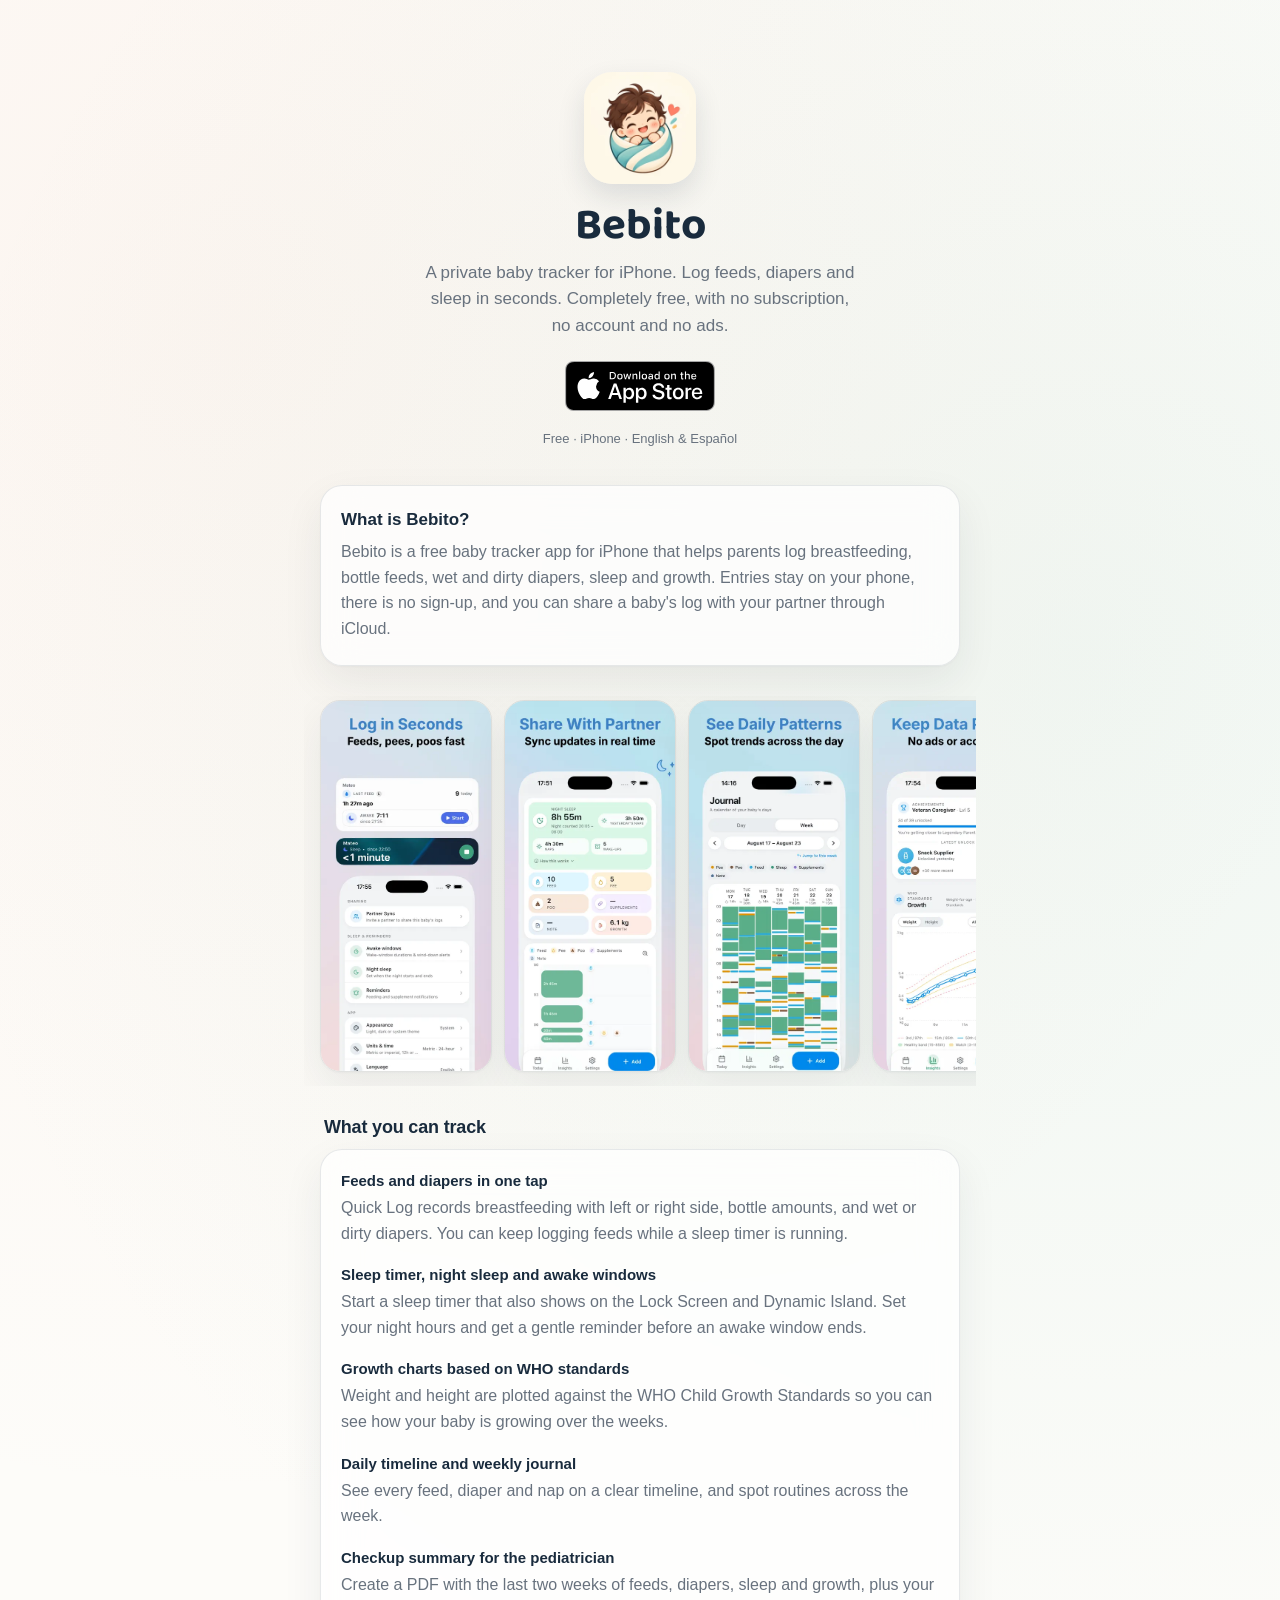
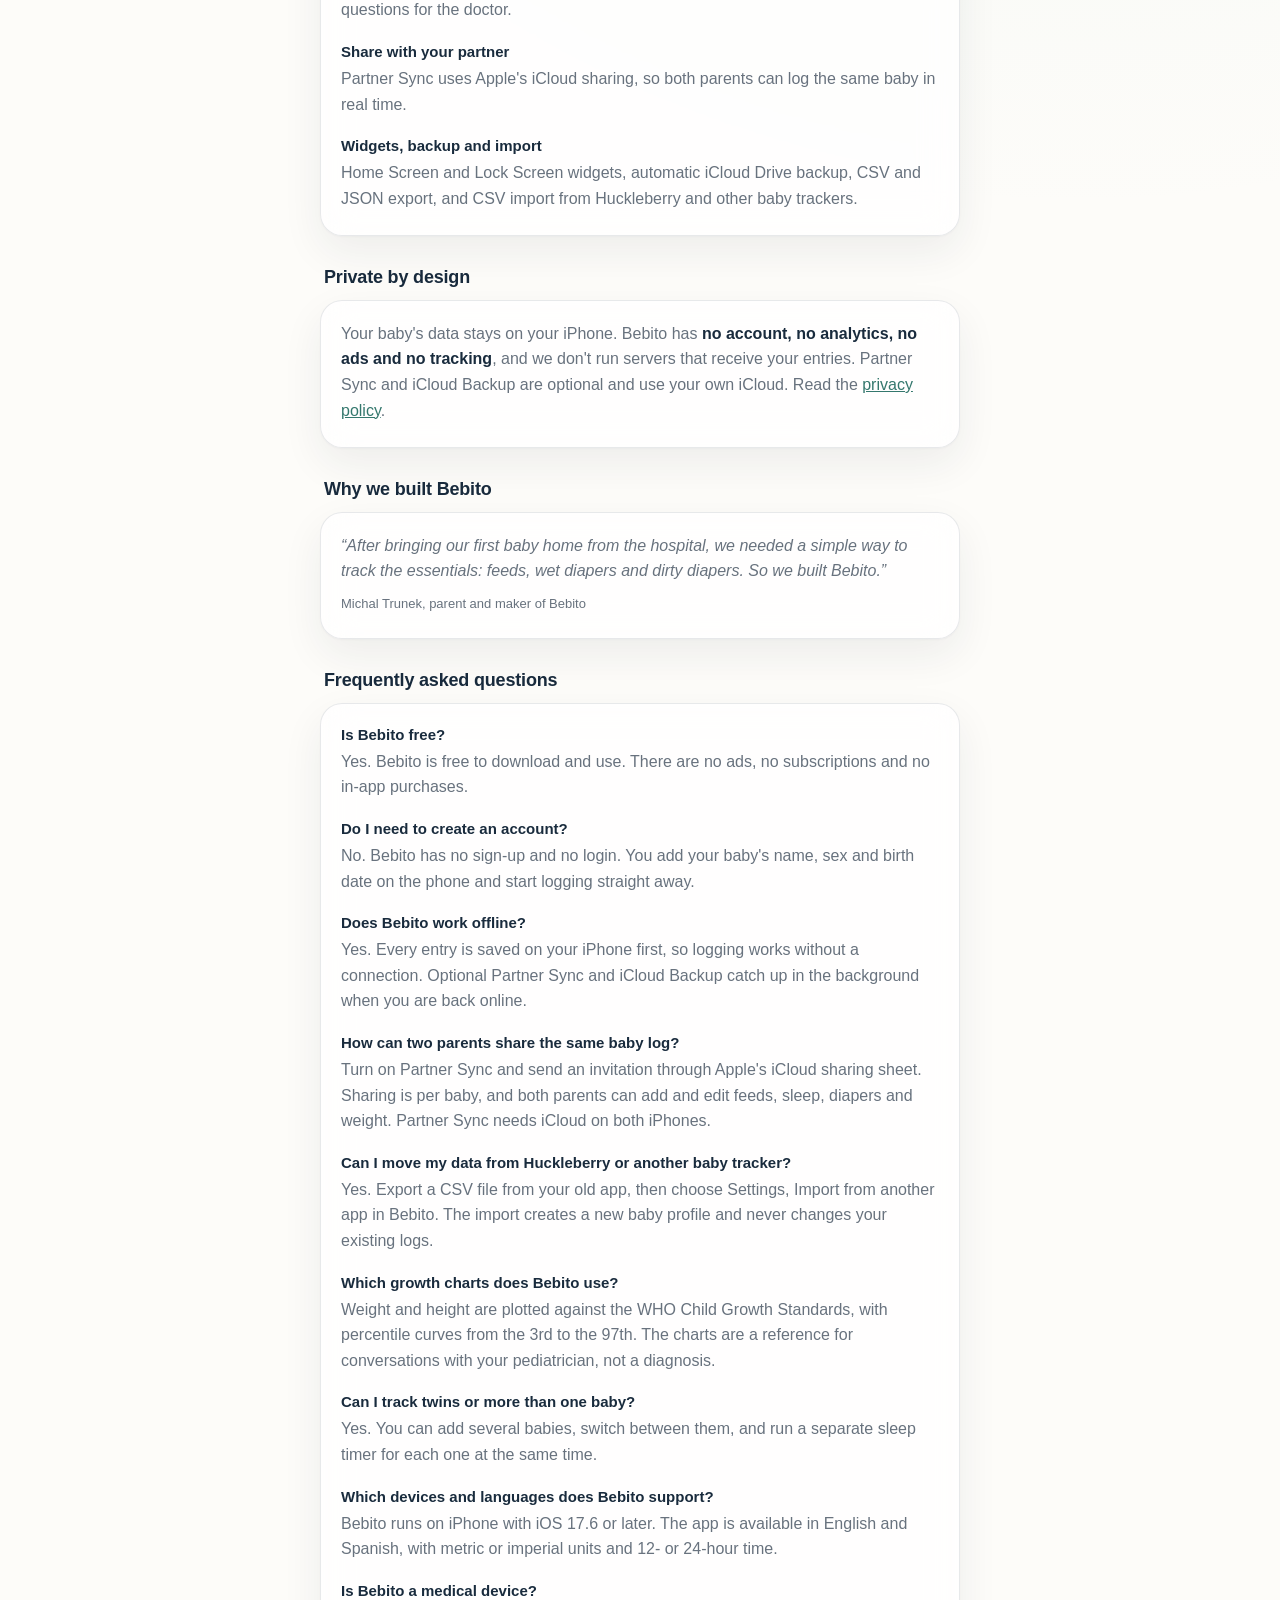
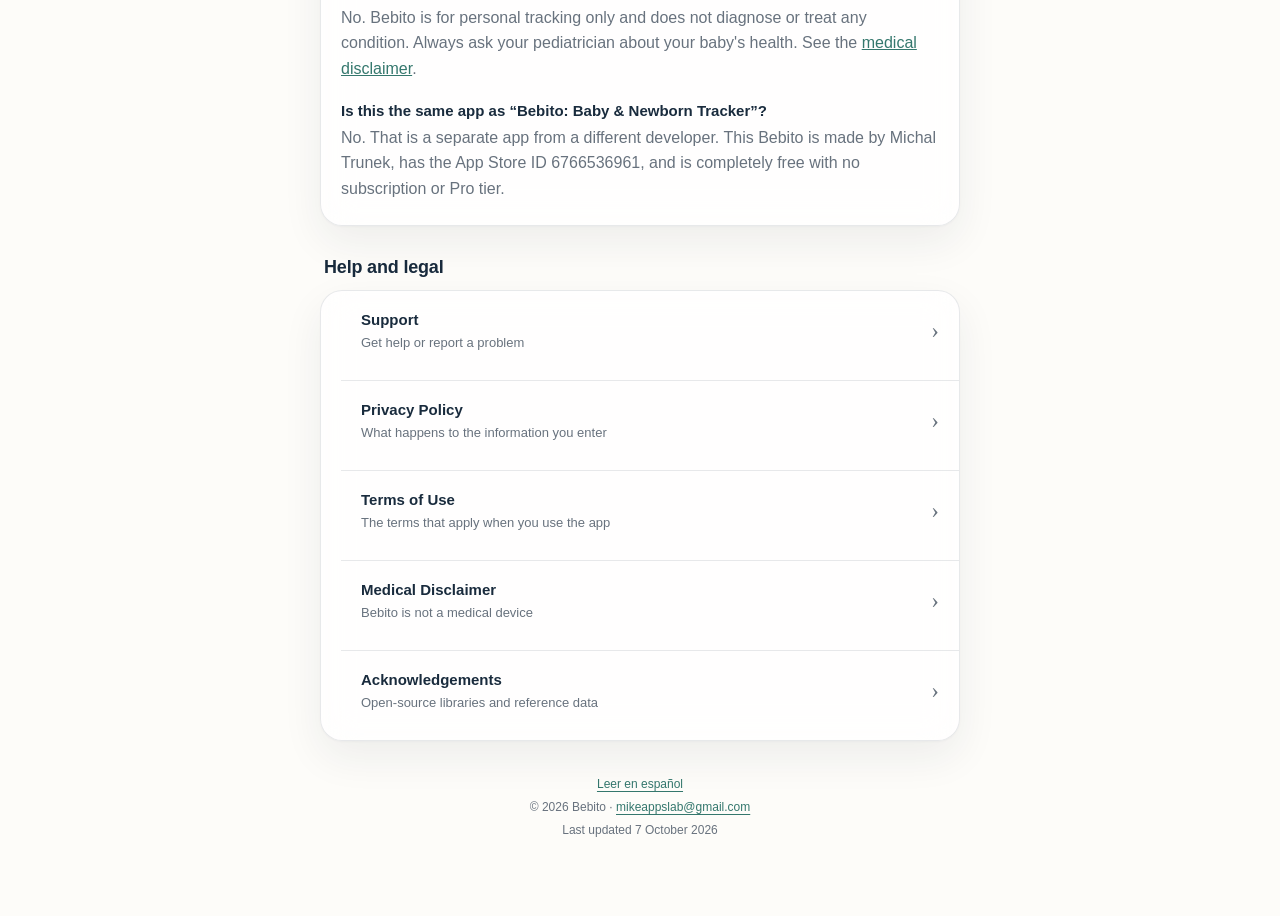
<file: index.html>
<!doctype html>
<html lang="en">
<head>
<meta charset="utf-8" />
<meta name="viewport" content="width=device-width, initial-scale=1" />
<title>Bebito: Free, Private Baby Tracker for Feeds, Diapers &amp; Sleep</title>
<meta name="description" content="Bebito is a completely free iPhone baby tracker for feeds, diapers, sleep and growth. No subscription, no account, no ads. Your data stays on your phone." />
<link rel="canonical" href="https://mikeappslab.github.io/bebito/" />
<link rel="alternate" hreflang="en" href="https://mikeappslab.github.io/bebito/" />
<link rel="alternate" hreflang="es" href="https://mikeappslab.github.io/bebito/es/" />
<link rel="alternate" hreflang="x-default" href="https://mikeappslab.github.io/bebito/" />
<meta name="apple-itunes-app" content="app-id=6766536961" />
<meta property="og:type" content="website" />
<meta property="og:site_name" content="Bebito" />
<meta property="og:url" content="https://mikeappslab.github.io/bebito/" />
<meta property="og:title" content="Bebito: Free, Private Baby Tracker for Feeds, Diapers &amp; Sleep" />
<meta property="og:description" content="Log feeds, diapers and sleep in seconds. Completely free on iPhone: no subscription, no account, no ads." />
<meta property="og:image" content="https://mikeappslab.github.io/bebito/images/og-image.jpg" />
<meta property="og:image:width" content="1200" />
<meta property="og:image:height" content="630" />
<meta property="og:image:alt" content="Bebito app icon next to screenshots of the baby tracker" />
<meta property="og:locale" content="en_GB" />
<meta property="og:locale:alternate" content="es_ES" />
<meta name="twitter:card" content="summary_large_image" />
<meta name="twitter:title" content="Bebito: Free, Private Baby Tracker for Feeds, Diapers &amp; Sleep" />
<meta name="twitter:description" content="Log feeds, diapers and sleep in seconds. Completely free on iPhone: no subscription, no account, no ads." />
<meta name="twitter:image" content="https://mikeappslab.github.io/bebito/images/og-image.jpg" />
<link rel="icon" type="image/png" href="favicon.png" />
<link rel="apple-touch-icon" href="apple-touch-icon.png" />
<link rel="stylesheet" href="style.css" />
<script type="application/ld+json">
{
  "@context": "https://schema.org",
  "@graph": [
    {
      "@type": "WebSite",
      "@id": "https://mikeappslab.github.io/bebito/#website",
      "url": "https://mikeappslab.github.io/bebito/",
      "name": "Bebito",
      "inLanguage": ["en", "es"],
      "publisher": { "@id": "https://mikeappslab.github.io/bebito/#developer" }
    },
    {
      "@type": "Person",
      "@id": "https://mikeappslab.github.io/bebito/#developer",
      "name": "Michal Trunek",
      "email": "mailto:mikeappslab@gmail.com",
      "url": "https://mikeappslab.github.io/bebito/",
      "sameAs": ["https://apps.apple.com/gb/developer/michal-trunek/id1817204895"]
    },
    {
      "@type": "MobileApplication",
      "@id": "https://mikeappslab.github.io/bebito/#app",
      "name": "Bebito",
      "alternateName": "Bebito: Baby Tracker",
      "description": "Bebito is a free baby tracker app for iPhone that helps parents log breastfeeding, bottle feeds, wet and dirty diapers, sleep and growth. Entries stay on the phone, there is no sign-up, and a baby's log can be shared with a partner through iCloud.",
      "url": "https://mikeappslab.github.io/bebito/",
      "downloadUrl": "https://apps.apple.com/app/bebito/id6766536961",
      "installUrl": "https://apps.apple.com/app/bebito/id6766536961",
      "sameAs": ["https://apps.apple.com/app/bebito/id6766536961"],
      "image": "https://mikeappslab.github.io/bebito/apple-touch-icon.png",
      "screenshot": [
        "https://mikeappslab.github.io/bebito/images/screenshot-quick-log.webp",
        "https://mikeappslab.github.io/bebito/images/screenshot-partner-sync.webp",
        "https://mikeappslab.github.io/bebito/images/screenshot-weekly-journal.webp",
        "https://mikeappslab.github.io/bebito/images/screenshot-growth-chart.webp"
      ],
      "operatingSystem": "iOS 17.6 or later",
      "applicationCategory": "HealthApplication",
      "applicationSubCategory": "Baby tracker",
      "inLanguage": ["en", "es"],
      "isAccessibleForFree": true,
      "offers": { "@type": "Offer", "price": "0", "priceCurrency": "USD" },
      "author": { "@id": "https://mikeappslab.github.io/bebito/#developer" },
      "publisher": { "@id": "https://mikeappslab.github.io/bebito/#developer" },
      "featureList": [
        "Quick logging for breastfeeding, bottle feeds, wet and dirty diapers",
        "Breast side tracking",
        "Sleep timer with Lock Screen Live Activity",
        "Night sleep hours and awake window reminders",
        "Weight and height charts based on the WHO Child Growth Standards",
        "Daily timeline and weekly journal",
        "Pediatrician checkup summary (PDF)",
        "Partner Sync through iCloud",
        "Home Screen and Lock Screen widgets",
        "iCloud Drive backup, CSV and JSON export",
        "CSV import from Huckleberry and other baby trackers",
        "Multiple babies, metric or imperial units, English and Spanish"
      ]
    },
    {
      "@type": "FAQPage",
      "@id": "https://mikeappslab.github.io/bebito/#faq",
      "mainEntity": [
        {
          "@type": "Question",
          "name": "Is Bebito free?",
          "acceptedAnswer": { "@type": "Answer", "text": "Yes. Bebito is free to download and use. There are no ads, no subscriptions and no in-app purchases." }
        },
        {
          "@type": "Question",
          "name": "Do I need to create an account?",
          "acceptedAnswer": { "@type": "Answer", "text": "No. Bebito has no sign-up and no login. You add your baby's name, sex and birth date on the phone and start logging straight away." }
        },
        {
          "@type": "Question",
          "name": "Does Bebito work offline?",
          "acceptedAnswer": { "@type": "Answer", "text": "Yes. Every entry is saved on your iPhone first, so logging works without a connection. Optional Partner Sync and iCloud Backup catch up in the background when you are back online." }
        },
        {
          "@type": "Question",
          "name": "How can two parents share the same baby log?",
          "acceptedAnswer": { "@type": "Answer", "text": "Turn on Partner Sync and send an invitation through Apple's iCloud sharing sheet. Sharing is per baby, and both parents can add and edit feeds, sleep, diapers and weight. Partner Sync needs iCloud on both iPhones." }
        },
        {
          "@type": "Question",
          "name": "Can I move my data from Huckleberry or another baby tracker?",
          "acceptedAnswer": { "@type": "Answer", "text": "Yes. Export a CSV file from your old app, then choose Settings, Import from another app in Bebito. The import creates a new baby profile and never changes your existing logs." }
        },
        {
          "@type": "Question",
          "name": "Which growth charts does Bebito use?",
          "acceptedAnswer": { "@type": "Answer", "text": "Weight and height are plotted against the WHO Child Growth Standards, with percentile curves from the 3rd to the 97th. The charts are a reference for conversations with your pediatrician, not a diagnosis." }
        },
        {
          "@type": "Question",
          "name": "Can I track twins or more than one baby?",
          "acceptedAnswer": { "@type": "Answer", "text": "Yes. You can add several babies, switch between them, and run a separate sleep timer for each one at the same time." }
        },
        {
          "@type": "Question",
          "name": "Which devices and languages does Bebito support?",
          "acceptedAnswer": { "@type": "Answer", "text": "Bebito runs on iPhone with iOS 17.6 or later. The app is available in English and Spanish, with metric or imperial units and 12- or 24-hour time." }
        },
        {
          "@type": "Question",
          "name": "Is Bebito a medical device?",
          "acceptedAnswer": { "@type": "Answer", "text": "No. Bebito is for personal tracking only and does not diagnose or treat any condition. Always ask your pediatrician about your baby's health." }
        },
        {
          "@type": "Question",
          "name": "Is this the same app as “Bebito: Baby & Newborn Tracker”?",
          "acceptedAnswer": { "@type": "Answer", "text": "No. That is a separate app from a different developer. This Bebito is made by Michal Trunek, has the App Store ID 6766536961, and is completely free with no subscription or Pro tier." }
        }
      ]
    }
  ]
}
</script>
</head>
<body class="landing home">
<div class="wrap">
<header class="site-header">
  <img src="bebito-app-icon.webp" alt="Bebito app icon" width="128" height="128" />
  <h1>Bebito</h1>
  <p class="tagline">A private baby tracker for iPhone. Log feeds, diapers and sleep in seconds. Completely free, with no subscription, no account and no ads.</p>
  <a class="store-badge" href="https://apps.apple.com/app/bebito/id6766536961">
    <picture>
      <source srcset="images/app-store-badge-en-us-white.svg" media="(prefers-color-scheme: dark)" />
      <img src="images/app-store-badge-en-us-black.svg" alt="Download Bebito on the App Store" width="150" height="50" />
    </picture>
  </a>
  <p class="meta-line">Free · iPhone · English &amp; Español</p>
</header>

<main>
<section class="card intro" aria-labelledby="what-is">
  <div class="body">
    <h2 id="what-is">What is Bebito?</h2>
    <p>Bebito is a free baby tracker app for iPhone that helps parents log breastfeeding, bottle feeds, wet and dirty diapers, sleep and growth. Entries stay on your phone, there is no sign-up, and you can share a baby's log with your partner through iCloud.</p>
  </div>
</section>

<section class="shots" aria-label="Bebito screenshots">
  <img src="images/screenshot-quick-log.webp" width="460" height="999" loading="lazy" alt="Bebito Home Screen widget showing time since the last feed, and a sleep timer on the Lock Screen" />
  <img src="images/screenshot-partner-sync.webp" width="460" height="999" loading="lazy" alt="Bebito day summary with night sleep, naps, feeds, pees, poos and growth, plus a timeline" />
  <img src="images/screenshot-weekly-journal.webp" width="460" height="999" loading="lazy" alt="Bebito weekly journal showing sleep, feeds and diapers for each day of the week" />
  <img src="images/screenshot-growth-chart.webp" width="460" height="999" loading="lazy" alt="Bebito weight-for-age chart with WHO Child Growth Standards percentile curves" />
</section>

<section aria-labelledby="features">
  <h2 class="section-title" id="features">What you can track</h2>
  <div class="card">
    <div class="body features">
      <h3>Feeds and diapers in one tap</h3>
      <p>Quick Log records breastfeeding with left or right side, bottle amounts, and wet or dirty diapers. You can keep logging feeds while a sleep timer is running.</p>
      <h3>Sleep timer, night sleep and awake windows</h3>
      <p>Start a sleep timer that also shows on the Lock Screen and Dynamic Island. Set your night hours and get a gentle reminder before an awake window ends.</p>
      <h3>Growth charts based on WHO standards</h3>
      <p>Weight and height are plotted against the WHO Child Growth Standards so you can see how your baby is growing over the weeks.</p>
      <h3>Daily timeline and weekly journal</h3>
      <p>See every feed, diaper and nap on a clear timeline, and spot routines across the week.</p>
      <h3>Checkup summary for the pediatrician</h3>
      <p>Create a PDF with the last two weeks of feeds, diapers, sleep and growth, plus your questions for the doctor.</p>
      <h3>Share with your partner</h3>
      <p>Partner Sync uses Apple's iCloud sharing, so both parents can log the same baby in real time.</p>
      <h3>Widgets, backup and import</h3>
      <p>Home Screen and Lock Screen widgets, automatic iCloud Drive backup, CSV and JSON export, and CSV import from Huckleberry and other baby trackers.</p>
    </div>
  </div>
</section>

<section aria-labelledby="privacy">
  <h2 class="section-title" id="privacy">Private by design</h2>
  <div class="card">
    <div class="body">
      <p>Your baby's data stays on your iPhone. Bebito has <strong>no account, no analytics, no ads and no tracking</strong>, and we don't run servers that receive your entries. Partner Sync and iCloud Backup are optional and use your own iCloud. Read the <a href="privacy/">privacy policy</a>.</p>
    </div>
  </div>
</section>

<section aria-labelledby="story">
  <h2 class="section-title" id="story">Why we built Bebito</h2>
  <div class="card">
    <div class="body">
      <blockquote>
        <p>“After bringing our first baby home from the hospital, we needed a simple way to track the essentials: feeds, wet diapers and dirty diapers. So we built Bebito.”</p>
        <footer>Michal Trunek, parent and maker of Bebito</footer>
      </blockquote>
    </div>
  </div>
</section>

<section aria-labelledby="faq">
  <h2 class="section-title" id="faq">Frequently asked questions</h2>
  <div class="card">
    <div class="body faq">
      <h3>Is Bebito free?</h3>
      <p>Yes. Bebito is free to download and use. There are no ads, no subscriptions and no in-app purchases.</p>
      <h3>Do I need to create an account?</h3>
      <p>No. Bebito has no sign-up and no login. You add your baby's name, sex and birth date on the phone and start logging straight away.</p>
      <h3>Does Bebito work offline?</h3>
      <p>Yes. Every entry is saved on your iPhone first, so logging works without a connection. Optional Partner Sync and iCloud Backup catch up in the background when you are back online.</p>
      <h3>How can two parents share the same baby log?</h3>
      <p>Turn on Partner Sync and send an invitation through Apple's iCloud sharing sheet. Sharing is per baby, and both parents can add and edit feeds, sleep, diapers and weight. Partner Sync needs iCloud on both iPhones.</p>
      <h3>Can I move my data from Huckleberry or another baby tracker?</h3>
      <p>Yes. Export a CSV file from your old app, then choose Settings, Import from another app in Bebito. The import creates a new baby profile and never changes your existing logs.</p>
      <h3>Which growth charts does Bebito use?</h3>
      <p>Weight and height are plotted against the WHO Child Growth Standards, with percentile curves from the 3rd to the 97th. The charts are a reference for conversations with your pediatrician, not a diagnosis.</p>
      <h3>Can I track twins or more than one baby?</h3>
      <p>Yes. You can add several babies, switch between them, and run a separate sleep timer for each one at the same time.</p>
      <h3>Which devices and languages does Bebito support?</h3>
      <p>Bebito runs on iPhone with iOS 17.6 or later. The app is available in English and Spanish, with metric or imperial units and 12- or 24-hour time.</p>
      <h3>Is Bebito a medical device?</h3>
      <p>No. Bebito is for personal tracking only and does not diagnose or treat any condition. Always ask your pediatrician about your baby's health. See the <a href="disclaimer/">medical disclaimer</a>.</p>
      <h3>Is this the same app as “Bebito: Baby &amp; Newborn Tracker”?</h3>
      <p>No. That is a separate app from a different developer. This Bebito is made by Michal Trunek, has the App Store ID 6766536961, and is completely free with no subscription or Pro tier.</p>
    </div>
  </div>
</section>

<section aria-labelledby="help">
  <h2 class="section-title" id="help">Help and legal</h2>
  <nav class="card" aria-labelledby="help">
    <ul class="links">
      <li><a href="support/"><span class="link-copy"><span class="label">Support</span><span class="desc">Get help or report a problem</span></span><span class="chev" aria-hidden="true">&rsaquo;</span></a></li>
      <li><a href="privacy/"><span class="link-copy"><span class="label">Privacy Policy</span><span class="desc">What happens to the information you enter</span></span><span class="chev" aria-hidden="true">&rsaquo;</span></a></li>
      <li><a href="terms/"><span class="link-copy"><span class="label">Terms of Use</span><span class="desc">The terms that apply when you use the app</span></span><span class="chev" aria-hidden="true">&rsaquo;</span></a></li>
      <li><a href="disclaimer/"><span class="link-copy"><span class="label">Medical Disclaimer</span><span class="desc">Bebito is not a medical device</span></span><span class="chev" aria-hidden="true">&rsaquo;</span></a></li>
      <li><a href="acknowledgements/"><span class="link-copy"><span class="label">Acknowledgements</span><span class="desc">Open-source libraries and reference data</span></span><span class="chev" aria-hidden="true">&rsaquo;</span></a></li>
    </ul>
  </nav>
</section>
</main>

<footer>
  <p><a href="es/" hreflang="es" lang="es">Leer en español</a></p>
  <p>&copy; 2026 Bebito · <a href="mailto:mikeappslab@gmail.com">mikeappslab@gmail.com</a></p>
  <p>Last updated <time datetime="2026-10-07">7 October 2026</time></p>
</footer>
</div>
</body>
</html>
</file>
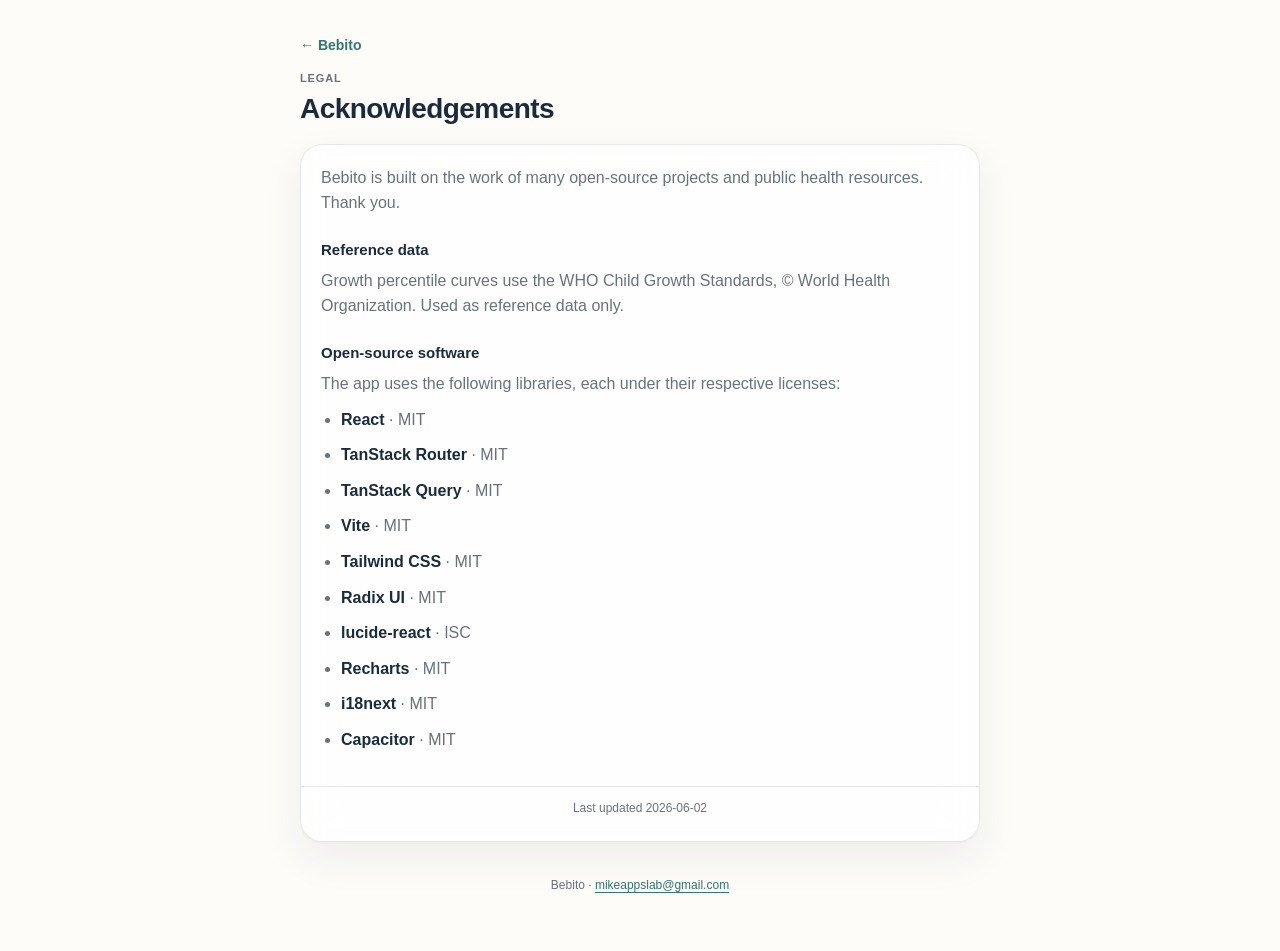
<file: acknowledgements/index.html>
<!doctype html>
<html lang="en">
<head>
<meta charset="utf-8" />
<meta name="viewport" content="width=device-width, initial-scale=1" />
<title>Acknowledgements — Bebito</title>
<meta name="description" content="Open-source libraries and data sources used by Bebito." />
<meta property="og:title" content="Acknowledgements — Bebito" />
<meta property="og:description" content="Open-source libraries and data sources used by Bebito." />
<meta property="og:type" content="website" />
<meta name="twitter:card" content="summary" />
<link rel="icon" type="image/png" href="../favicon.png" />
<link rel="apple-touch-icon" href="../apple-touch-icon.png" />
<link rel="stylesheet" href="../style.css" />
</head>
<body>
<div class="wrap">
<a class="back" href="../">&larr; Bebito</a>
<header class="page-header">
  <p class="eyebrow">Legal</p>
  <h1>Acknowledgements</h1>
</header>
<section class="card">
  <div class="body">
    <p>Bebito is built on the work of many open-source projects and public health resources. Thank you.</p>
    <h2>Reference data</h2>
    <p>Growth percentile curves use the WHO Child Growth Standards, © World Health Organization. Used as reference data only.</p>
    <h2>Open-source software</h2>
    <p>The app uses the following libraries, each under their respective licenses:</p>
    <ul>
      <li><strong>React</strong> · MIT</li>
      <li><strong>TanStack Router</strong> · MIT</li>
      <li><strong>TanStack Query</strong> · MIT</li>
      <li><strong>Vite</strong> · MIT</li>
      <li><strong>Tailwind CSS</strong> · MIT</li>
      <li><strong>Radix UI</strong> · MIT</li>
      <li><strong>lucide-react</strong> · ISC</li>
      <li><strong>Recharts</strong> · MIT</li>
      <li><strong>i18next</strong> · MIT</li>
      <li><strong>Capacitor</strong> · MIT</li>
    </ul>
  </div>
  <p class="updated">Last updated 2026-06-02</p>
</section>
<footer>Bebito · <a href="mailto:mikeappslab@gmail.com">mikeappslab@gmail.com</a></footer>
</div>
</body>
</html>
</file>
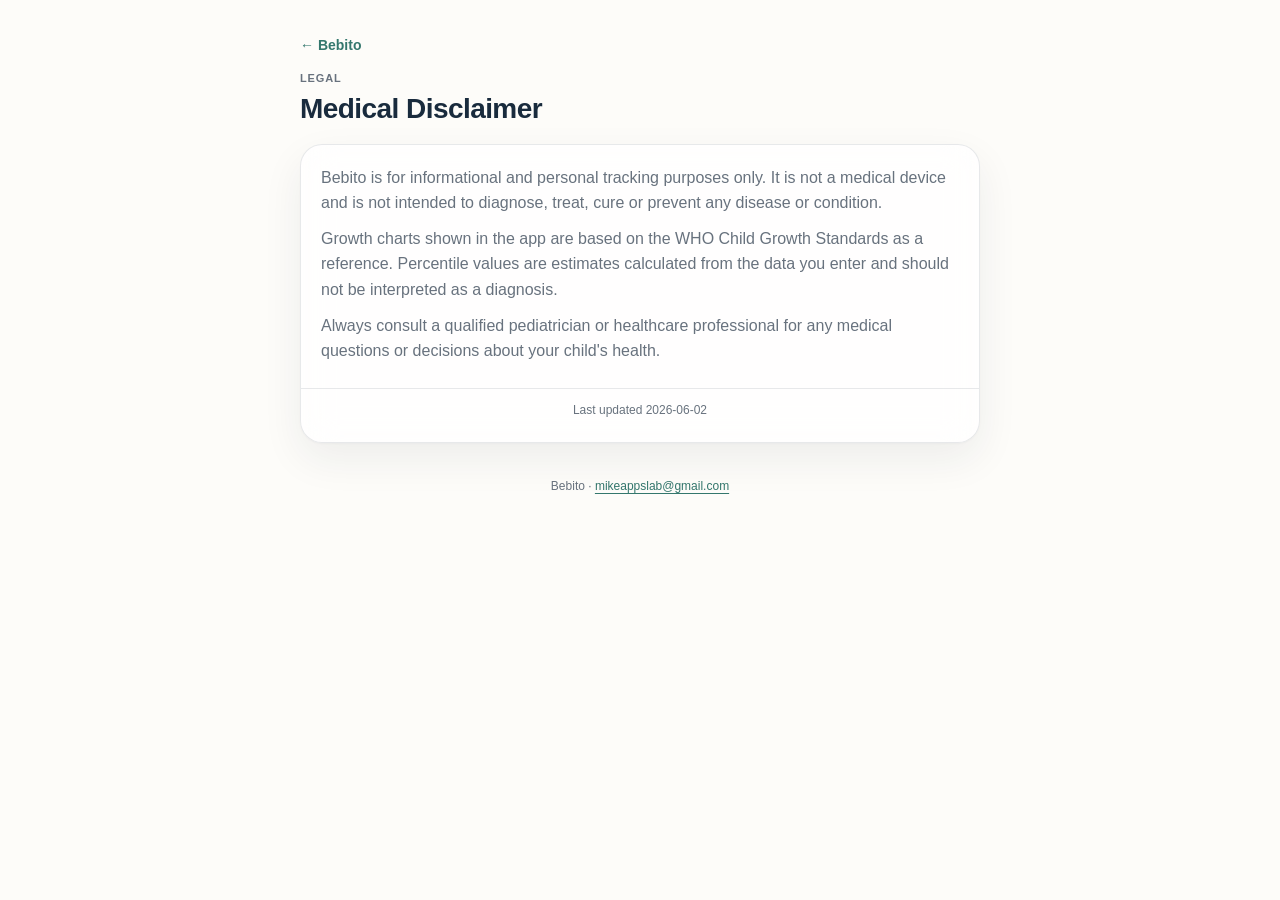
<file: disclaimer/index.html>
<!doctype html>
<html lang="en">
<head>
<meta charset="utf-8" />
<meta name="viewport" content="width=device-width, initial-scale=1" />
<title>Medical Disclaimer — Bebito</title>
<meta name="description" content="Bebito is not a medical device. Always consult a qualified pediatrician." />
<meta property="og:title" content="Medical Disclaimer — Bebito" />
<meta property="og:description" content="Bebito is not a medical device. Always consult a qualified pediatrician." />
<meta property="og:type" content="website" />
<meta name="twitter:card" content="summary" />
<link rel="icon" type="image/png" href="../favicon.png" />
<link rel="apple-touch-icon" href="../apple-touch-icon.png" />
<link rel="stylesheet" href="../style.css" />
</head>
<body>
<div class="wrap">
<a class="back" href="../">&larr; Bebito</a>
<header class="page-header">
  <p class="eyebrow">Legal</p>
  <h1>Medical Disclaimer</h1>
</header>
<section class="card">
  <div class="body">
    <p>Bebito is for informational and personal tracking purposes only. It is not a medical device and is not intended to diagnose, treat, cure or prevent any disease or condition.</p>
    <p>Growth charts shown in the app are based on the WHO Child Growth Standards as a reference. Percentile values are estimates calculated from the data you enter and should not be interpreted as a diagnosis.</p>
    <p>Always consult a qualified pediatrician or healthcare professional for any medical questions or decisions about your child's health.</p>
  </div>
  <p class="updated">Last updated 2026-06-02</p>
</section>
<footer>Bebito · <a href="mailto:mikeappslab@gmail.com">mikeappslab@gmail.com</a></footer>
</div>
</body>
</html>
</file>
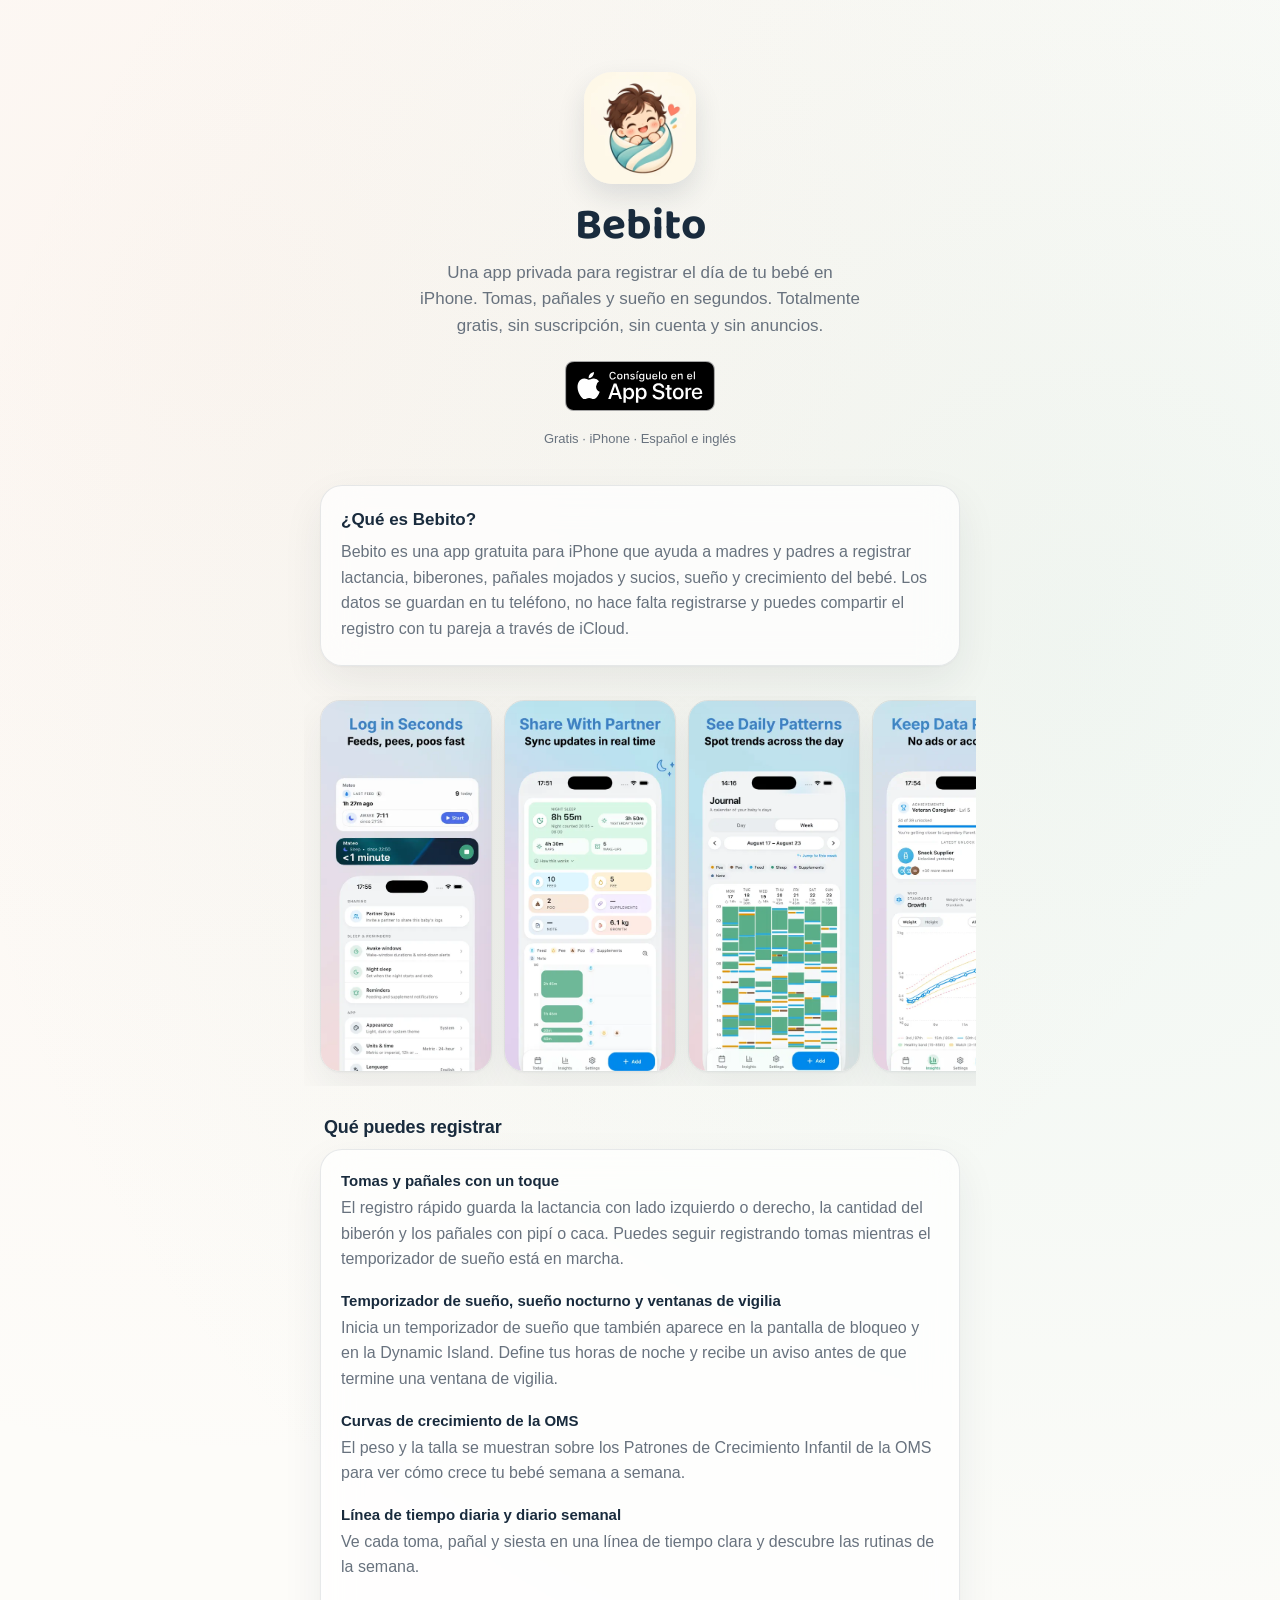
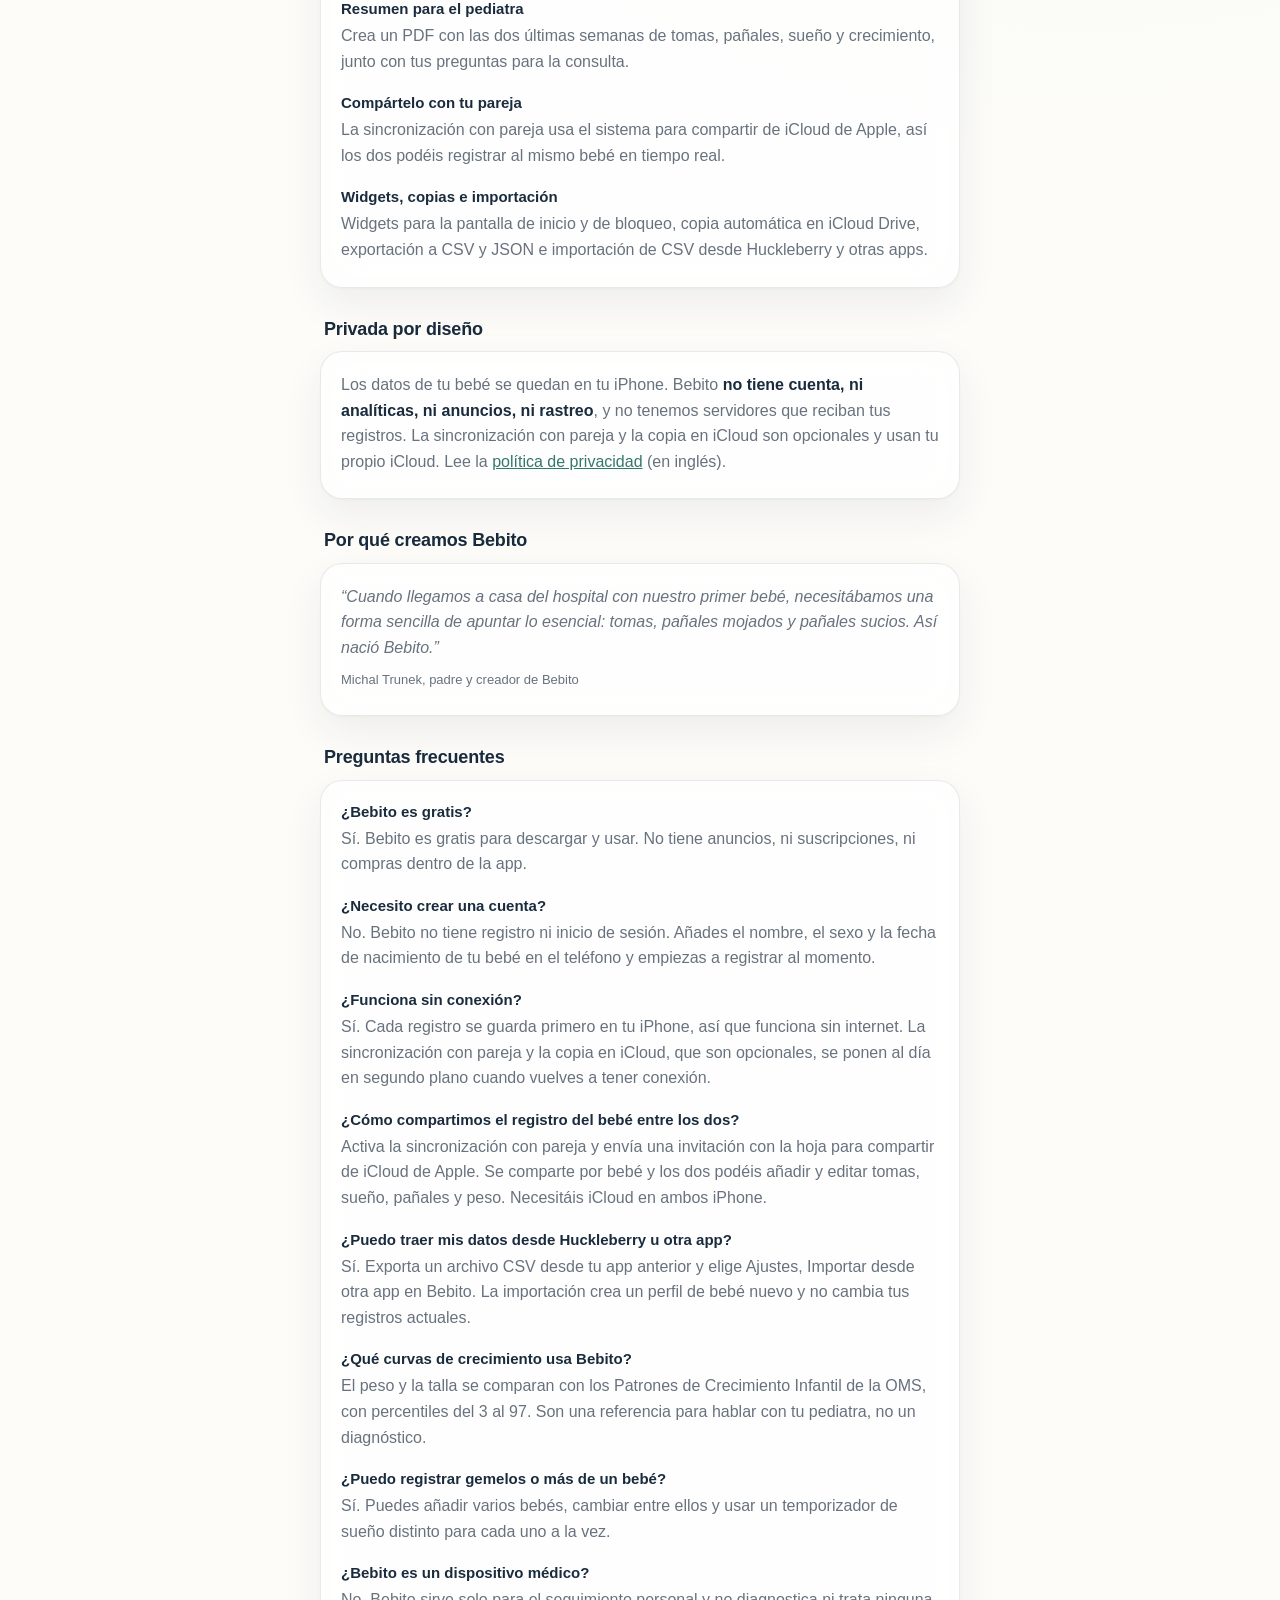
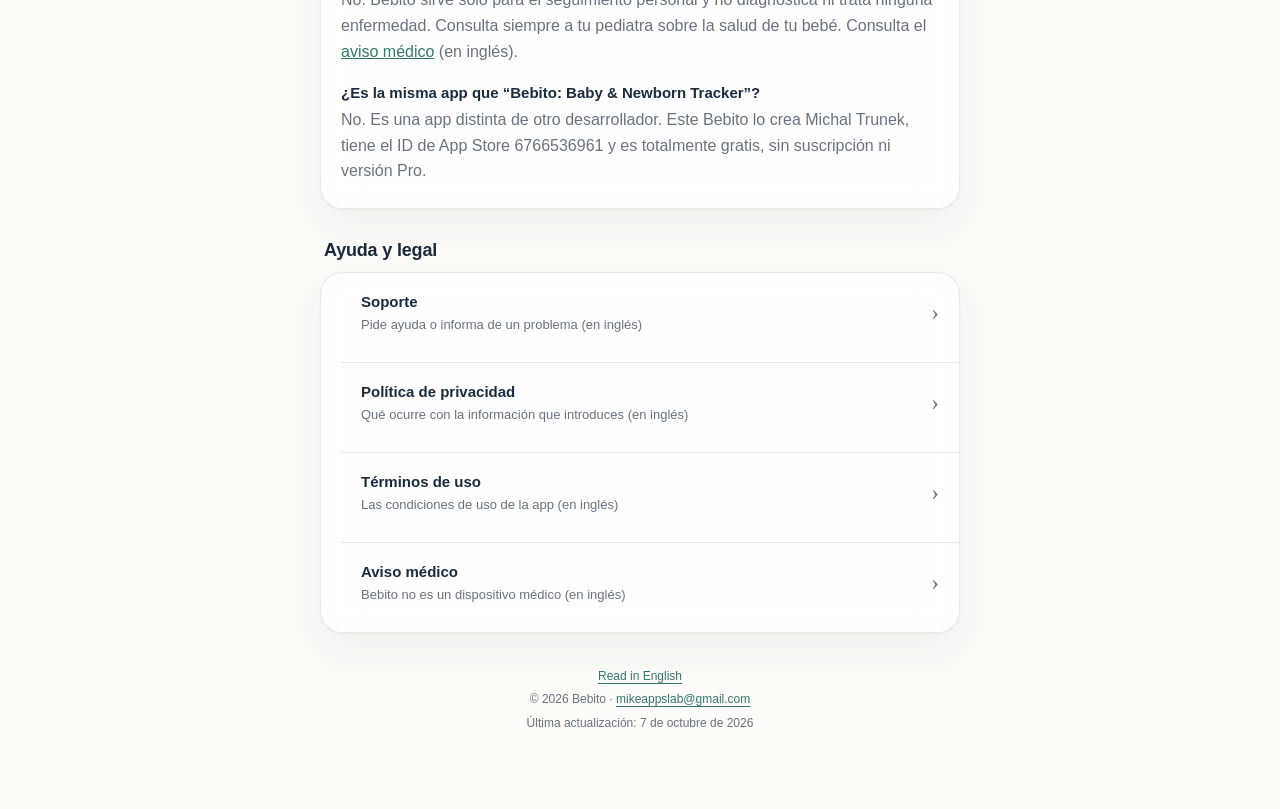
<file: es/index.html>
<!doctype html>
<html lang="es">
<head>
<meta charset="utf-8" />
<meta name="viewport" content="width=device-width, initial-scale=1" />
<title>Bebito: app gratis para registrar tomas, pañales y sueño</title>
<meta name="description" content="App totalmente gratis para iPhone para registrar lactancia, biberones, pañales, sueño y crecimiento del bebé. Sin suscripción, sin cuenta, sin anuncios." />
<link rel="canonical" href="https://mikeappslab.github.io/bebito/es/" />
<link rel="alternate" hreflang="en" href="https://mikeappslab.github.io/bebito/" />
<link rel="alternate" hreflang="es" href="https://mikeappslab.github.io/bebito/es/" />
<link rel="alternate" hreflang="x-default" href="https://mikeappslab.github.io/bebito/" />
<meta name="apple-itunes-app" content="app-id=6766536961" />
<meta property="og:type" content="website" />
<meta property="og:site_name" content="Bebito" />
<meta property="og:url" content="https://mikeappslab.github.io/bebito/es/" />
<meta property="og:title" content="Bebito: app gratis para registrar tomas, pañales y sueño" />
<meta property="og:description" content="Registra tomas, pañales y sueño en segundos. Totalmente gratis en iPhone: sin suscripción, sin cuenta y sin anuncios." />
<meta property="og:image" content="https://mikeappslab.github.io/bebito/images/og-image.jpg" />
<meta property="og:image:width" content="1200" />
<meta property="og:image:height" content="630" />
<meta property="og:image:alt" content="Icono de la app Bebito junto a capturas del registro del bebé" />
<meta property="og:locale" content="es_ES" />
<meta property="og:locale:alternate" content="en_GB" />
<meta name="twitter:card" content="summary_large_image" />
<meta name="twitter:title" content="Bebito: app gratis para registrar tomas, pañales y sueño" />
<meta name="twitter:description" content="Registra tomas, pañales y sueño en segundos. Totalmente gratis en iPhone: sin suscripción, sin cuenta y sin anuncios." />
<meta name="twitter:image" content="https://mikeappslab.github.io/bebito/images/og-image.jpg" />
<link rel="icon" type="image/png" href="../favicon.png" />
<link rel="apple-touch-icon" href="../apple-touch-icon.png" />
<link rel="stylesheet" href="../style.css" />
<script type="application/ld+json">
{
  "@context": "https://schema.org",
  "@graph": [
    {
      "@type": "MobileApplication",
      "@id": "https://mikeappslab.github.io/bebito/#app",
      "name": "Bebito",
      "description": "Bebito es una app gratuita para iPhone que ayuda a madres y padres a registrar lactancia, biberones, pañales mojados y sucios, sueño y crecimiento del bebé. Los datos se guardan en el teléfono, no hace falta registrarse y puedes compartir el registro con tu pareja a través de iCloud.",
      "url": "https://mikeappslab.github.io/bebito/es/",
      "downloadUrl": "https://apps.apple.com/es/app/bebito/id6766536961",
      "installUrl": "https://apps.apple.com/es/app/bebito/id6766536961",
      "image": "https://mikeappslab.github.io/bebito/apple-touch-icon.png",
      "operatingSystem": "iOS 17.6 o posterior",
      "applicationCategory": "HealthApplication",
      "inLanguage": ["es", "en"],
      "isAccessibleForFree": true,
      "offers": { "@type": "Offer", "price": "0", "priceCurrency": "EUR" },
      "author": { "@type": "Person", "@id": "https://mikeappslab.github.io/bebito/#developer", "name": "Michal Trunek" }
    },
    {
      "@type": "FAQPage",
      "@id": "https://mikeappslab.github.io/bebito/es/#faq",
      "inLanguage": "es",
      "mainEntity": [
        {
          "@type": "Question",
          "name": "¿Bebito es gratis?",
          "acceptedAnswer": { "@type": "Answer", "text": "Sí. Bebito es gratis para descargar y usar. No tiene anuncios, ni suscripciones, ni compras dentro de la app." }
        },
        {
          "@type": "Question",
          "name": "¿Necesito crear una cuenta?",
          "acceptedAnswer": { "@type": "Answer", "text": "No. Bebito no tiene registro ni inicio de sesión. Añades el nombre, el sexo y la fecha de nacimiento de tu bebé en el teléfono y empiezas a registrar al momento." }
        },
        {
          "@type": "Question",
          "name": "¿Funciona sin conexión?",
          "acceptedAnswer": { "@type": "Answer", "text": "Sí. Cada registro se guarda primero en tu iPhone, así que funciona sin internet. La sincronización con pareja y la copia en iCloud, que son opcionales, se ponen al día en segundo plano cuando vuelves a tener conexión." }
        },
        {
          "@type": "Question",
          "name": "¿Cómo compartimos el registro del bebé entre los dos?",
          "acceptedAnswer": { "@type": "Answer", "text": "Activa la sincronización con pareja y envía una invitación con la hoja para compartir de iCloud de Apple. Se comparte por bebé y los dos podéis añadir y editar tomas, sueño, pañales y peso. Necesitáis iCloud en ambos iPhone." }
        },
        {
          "@type": "Question",
          "name": "¿Puedo traer mis datos desde Huckleberry u otra app?",
          "acceptedAnswer": { "@type": "Answer", "text": "Sí. Exporta un archivo CSV desde tu app anterior y elige Ajustes, Importar desde otra app en Bebito. La importación crea un perfil de bebé nuevo y no cambia tus registros actuales." }
        },
        {
          "@type": "Question",
          "name": "¿Qué curvas de crecimiento usa Bebito?",
          "acceptedAnswer": { "@type": "Answer", "text": "El peso y la talla se comparan con los Patrones de Crecimiento Infantil de la OMS, con percentiles del 3 al 97. Son una referencia para hablar con tu pediatra, no un diagnóstico." }
        },
        {
          "@type": "Question",
          "name": "¿Puedo registrar gemelos o más de un bebé?",
          "acceptedAnswer": { "@type": "Answer", "text": "Sí. Puedes añadir varios bebés, cambiar entre ellos y usar un temporizador de sueño distinto para cada uno a la vez." }
        },
        {
          "@type": "Question",
          "name": "¿Bebito es un dispositivo médico?",
          "acceptedAnswer": { "@type": "Answer", "text": "No. Bebito sirve solo para el seguimiento personal y no diagnostica ni trata ninguna enfermedad. Consulta siempre a tu pediatra sobre la salud de tu bebé." }
        },
        {
          "@type": "Question",
          "name": "¿Es la misma app que “Bebito: Baby & Newborn Tracker”?",
          "acceptedAnswer": { "@type": "Answer", "text": "No. Es una app distinta de otro desarrollador. Este Bebito lo crea Michal Trunek, tiene el ID de App Store 6766536961 y es totalmente gratis, sin suscripción ni versión Pro." }
        }
      ]
    }
  ]
}
</script>
</head>
<body class="landing home">
<div class="wrap">
<header class="site-header">
  <img src="../bebito-app-icon.webp" alt="Icono de la app Bebito" width="128" height="128" />
  <h1>Bebito</h1>
  <p class="tagline">Una app privada para registrar el día de tu bebé en iPhone. Tomas, pañales y sueño en segundos. Totalmente gratis, sin suscripción, sin cuenta y sin anuncios.</p>
  <a class="store-badge" href="https://apps.apple.com/es/app/bebito/id6766536961">
    <picture>
      <source srcset="../images/app-store-badge-es-es-white.svg" media="(prefers-color-scheme: dark)" />
      <img src="../images/app-store-badge-es-es-black.svg" alt="Descarga Bebito en el App Store" width="150" height="50" />
    </picture>
  </a>
  <p class="meta-line">Gratis · iPhone · Español e inglés</p>
</header>

<main>
<section class="card intro" aria-labelledby="que-es">
  <div class="body">
    <h2 id="que-es">¿Qué es Bebito?</h2>
    <p>Bebito es una app gratuita para iPhone que ayuda a madres y padres a registrar lactancia, biberones, pañales mojados y sucios, sueño y crecimiento del bebé. Los datos se guardan en tu teléfono, no hace falta registrarse y puedes compartir el registro con tu pareja a través de iCloud.</p>
  </div>
</section>

<section class="shots" aria-label="Capturas de Bebito">
  <img src="../images/screenshot-quick-log.webp" width="460" height="999" loading="lazy" alt="Widget de Bebito con el tiempo desde la última toma y temporizador de sueño en la pantalla de bloqueo" />
  <img src="../images/screenshot-partner-sync.webp" width="460" height="999" loading="lazy" alt="Resumen del día en Bebito con sueño nocturno, siestas, tomas, pipís, cacas y crecimiento" />
  <img src="../images/screenshot-weekly-journal.webp" width="460" height="999" loading="lazy" alt="Diario semanal de Bebito con sueño, tomas y pañales de cada día" />
  <img src="../images/screenshot-growth-chart.webp" width="460" height="999" loading="lazy" alt="Gráfica de peso para la edad en Bebito con percentiles de la OMS" />
</section>

<section aria-labelledby="funciones">
  <h2 class="section-title" id="funciones">Qué puedes registrar</h2>
  <div class="card">
    <div class="body features">
      <h3>Tomas y pañales con un toque</h3>
      <p>El registro rápido guarda la lactancia con lado izquierdo o derecho, la cantidad del biberón y los pañales con pipí o caca. Puedes seguir registrando tomas mientras el temporizador de sueño está en marcha.</p>
      <h3>Temporizador de sueño, sueño nocturno y ventanas de vigilia</h3>
      <p>Inicia un temporizador de sueño que también aparece en la pantalla de bloqueo y en la Dynamic Island. Define tus horas de noche y recibe un aviso antes de que termine una ventana de vigilia.</p>
      <h3>Curvas de crecimiento de la OMS</h3>
      <p>El peso y la talla se muestran sobre los Patrones de Crecimiento Infantil de la OMS para ver cómo crece tu bebé semana a semana.</p>
      <h3>Línea de tiempo diaria y diario semanal</h3>
      <p>Ve cada toma, pañal y siesta en una línea de tiempo clara y descubre las rutinas de la semana.</p>
      <h3>Resumen para el pediatra</h3>
      <p>Crea un PDF con las dos últimas semanas de tomas, pañales, sueño y crecimiento, junto con tus preguntas para la consulta.</p>
      <h3>Compártelo con tu pareja</h3>
      <p>La sincronización con pareja usa el sistema para compartir de iCloud de Apple, así los dos podéis registrar al mismo bebé en tiempo real.</p>
      <h3>Widgets, copias e importación</h3>
      <p>Widgets para la pantalla de inicio y de bloqueo, copia automática en iCloud Drive, exportación a CSV y JSON e importación de CSV desde Huckleberry y otras apps.</p>
    </div>
  </div>
</section>

<section aria-labelledby="privacidad">
  <h2 class="section-title" id="privacidad">Privada por diseño</h2>
  <div class="card">
    <div class="body">
      <p>Los datos de tu bebé se quedan en tu iPhone. Bebito <strong>no tiene cuenta, ni analíticas, ni anuncios, ni rastreo</strong>, y no tenemos servidores que reciban tus registros. La sincronización con pareja y la copia en iCloud son opcionales y usan tu propio iCloud. Lee la <a href="../privacy/" hreflang="en">política de privacidad</a> (en inglés).</p>
    </div>
  </div>
</section>

<section aria-labelledby="historia">
  <h2 class="section-title" id="historia">Por qué creamos Bebito</h2>
  <div class="card">
    <div class="body">
      <blockquote>
        <p>“Cuando llegamos a casa del hospital con nuestro primer bebé, necesitábamos una forma sencilla de apuntar lo esencial: tomas, pañales mojados y pañales sucios. Así nació Bebito.”</p>
        <footer>Michal Trunek, padre y creador de Bebito</footer>
      </blockquote>
    </div>
  </div>
</section>

<section aria-labelledby="preguntas">
  <h2 class="section-title" id="preguntas">Preguntas frecuentes</h2>
  <div class="card">
    <div class="body faq">
      <h3>¿Bebito es gratis?</h3>
      <p>Sí. Bebito es gratis para descargar y usar. No tiene anuncios, ni suscripciones, ni compras dentro de la app.</p>
      <h3>¿Necesito crear una cuenta?</h3>
      <p>No. Bebito no tiene registro ni inicio de sesión. Añades el nombre, el sexo y la fecha de nacimiento de tu bebé en el teléfono y empiezas a registrar al momento.</p>
      <h3>¿Funciona sin conexión?</h3>
      <p>Sí. Cada registro se guarda primero en tu iPhone, así que funciona sin internet. La sincronización con pareja y la copia en iCloud, que son opcionales, se ponen al día en segundo plano cuando vuelves a tener conexión.</p>
      <h3>¿Cómo compartimos el registro del bebé entre los dos?</h3>
      <p>Activa la sincronización con pareja y envía una invitación con la hoja para compartir de iCloud de Apple. Se comparte por bebé y los dos podéis añadir y editar tomas, sueño, pañales y peso. Necesitáis iCloud en ambos iPhone.</p>
      <h3>¿Puedo traer mis datos desde Huckleberry u otra app?</h3>
      <p>Sí. Exporta un archivo CSV desde tu app anterior y elige Ajustes, Importar desde otra app en Bebito. La importación crea un perfil de bebé nuevo y no cambia tus registros actuales.</p>
      <h3>¿Qué curvas de crecimiento usa Bebito?</h3>
      <p>El peso y la talla se comparan con los Patrones de Crecimiento Infantil de la OMS, con percentiles del 3 al 97. Son una referencia para hablar con tu pediatra, no un diagnóstico.</p>
      <h3>¿Puedo registrar gemelos o más de un bebé?</h3>
      <p>Sí. Puedes añadir varios bebés, cambiar entre ellos y usar un temporizador de sueño distinto para cada uno a la vez.</p>
      <h3>¿Bebito es un dispositivo médico?</h3>
      <p>No. Bebito sirve solo para el seguimiento personal y no diagnostica ni trata ninguna enfermedad. Consulta siempre a tu pediatra sobre la salud de tu bebé. Consulta el <a href="../disclaimer/" hreflang="en">aviso médico</a> (en inglés).</p>
      <h3>¿Es la misma app que “Bebito: Baby &amp; Newborn Tracker”?</h3>
      <p>No. Es una app distinta de otro desarrollador. Este Bebito lo crea Michal Trunek, tiene el ID de App Store 6766536961 y es totalmente gratis, sin suscripción ni versión Pro.</p>
    </div>
  </div>
</section>

<section aria-labelledby="ayuda">
  <h2 class="section-title" id="ayuda">Ayuda y legal</h2>
  <nav class="card" aria-labelledby="ayuda">
    <ul class="links">
      <li><a href="../support/" hreflang="en"><span class="link-copy"><span class="label">Soporte</span><span class="desc">Pide ayuda o informa de un problema (en inglés)</span></span><span class="chev" aria-hidden="true">&rsaquo;</span></a></li>
      <li><a href="../privacy/" hreflang="en"><span class="link-copy"><span class="label">Política de privacidad</span><span class="desc">Qué ocurre con la información que introduces (en inglés)</span></span><span class="chev" aria-hidden="true">&rsaquo;</span></a></li>
      <li><a href="../terms/" hreflang="en"><span class="link-copy"><span class="label">Términos de uso</span><span class="desc">Las condiciones de uso de la app (en inglés)</span></span><span class="chev" aria-hidden="true">&rsaquo;</span></a></li>
      <li><a href="../disclaimer/" hreflang="en"><span class="link-copy"><span class="label">Aviso médico</span><span class="desc">Bebito no es un dispositivo médico (en inglés)</span></span><span class="chev" aria-hidden="true">&rsaquo;</span></a></li>
    </ul>
  </nav>
</section>
</main>

<footer>
  <p><a href="../" hreflang="en" lang="en">Read in English</a></p>
  <p>&copy; 2026 Bebito · <a href="mailto:mikeappslab@gmail.com">mikeappslab@gmail.com</a></p>
  <p>Última actualización: <time datetime="2026-10-07">7 de octubre de 2026</time></p>
</footer>
</div>
</body>
</html>
</file>
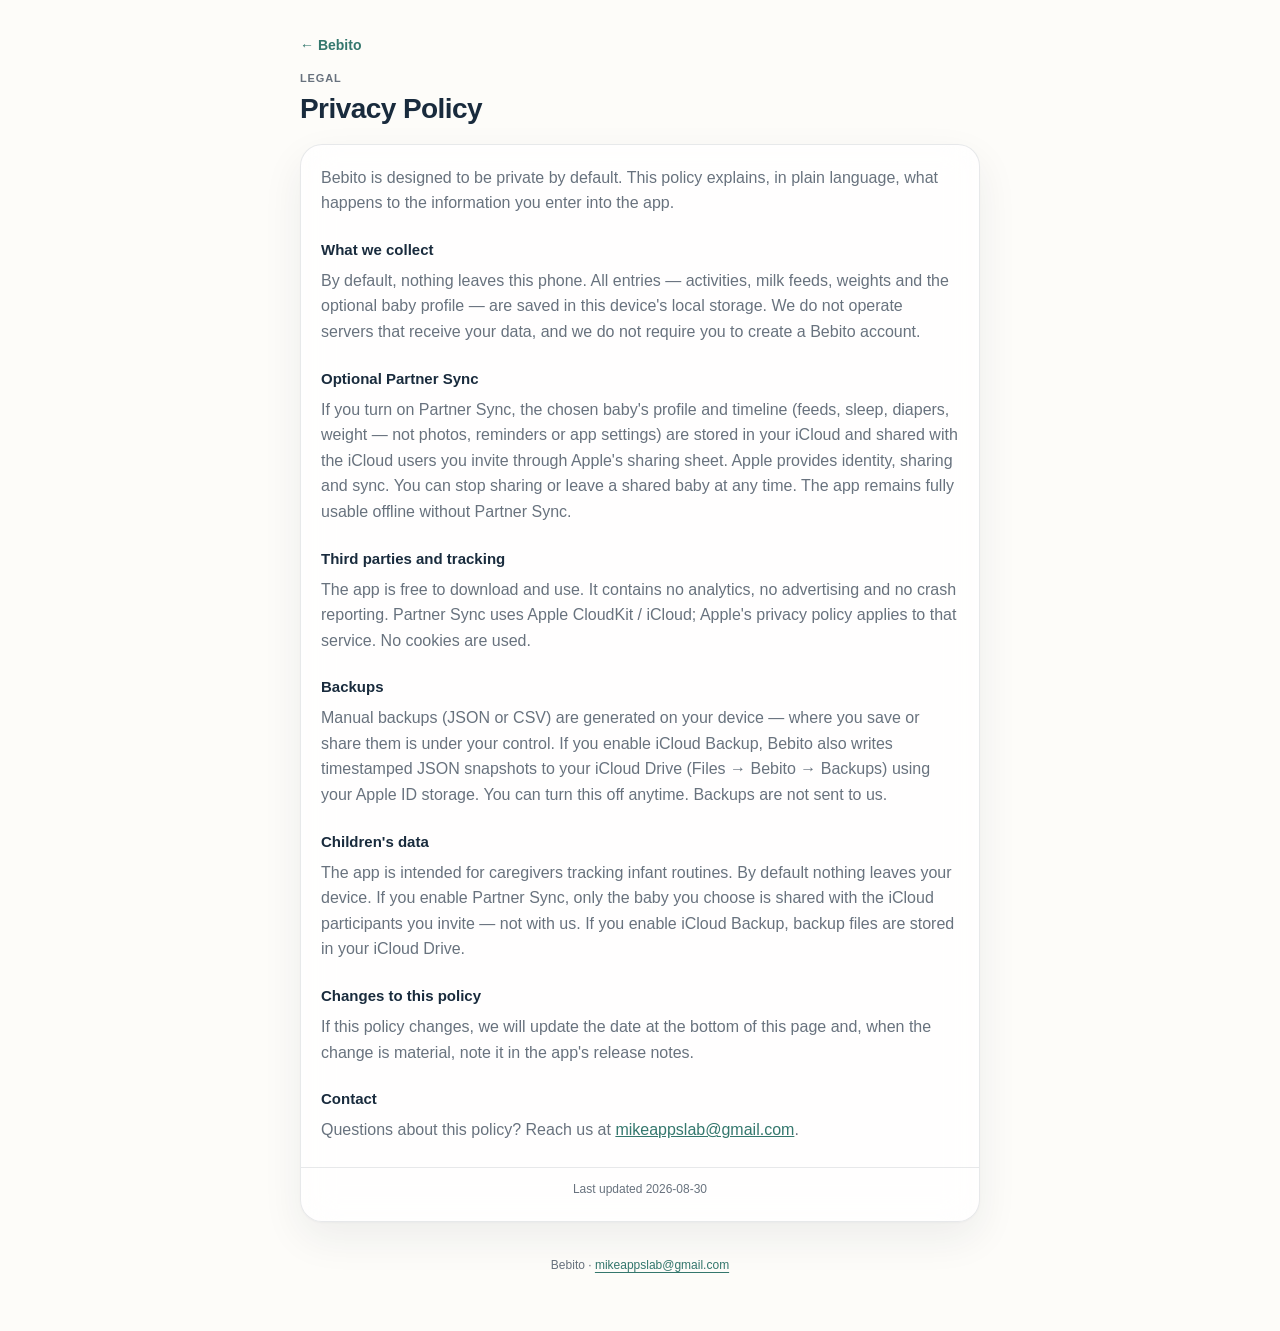
<file: privacy/index.html>
<!doctype html>
<html lang="en">
<head>
<meta charset="utf-8" />
<meta name="viewport" content="width=device-width, initial-scale=1" />
<title>Privacy Policy — Bebito</title>
<meta name="description" content="Bebito stores data on your device by default. Optional iCloud Backup and Partner Sync use your iCloud." />
<meta property="og:title" content="Privacy Policy — Bebito" />
<meta property="og:description" content="Bebito stores data on your device by default. Optional iCloud Backup and Partner Sync use your iCloud." />
<meta property="og:type" content="website" />
<meta name="twitter:card" content="summary" />
<link rel="icon" type="image/png" href="../favicon.png" />
<link rel="apple-touch-icon" href="../apple-touch-icon.png" />
<link rel="stylesheet" href="../style.css" />
</head>
<body>
<div class="wrap">
<a class="back" href="../">&larr; Bebito</a>
<header class="page-header">
  <p class="eyebrow">Legal</p>
  <h1>Privacy Policy</h1>
</header>
<section class="card">
  <div class="body">
    <p>Bebito is designed to be private by default. This policy explains, in plain language, what happens to the information you enter into the app.</p>
    <h2>What we collect</h2>
    <p>By default, nothing leaves this phone. All entries — activities, milk feeds, weights and the optional baby profile — are saved in this device's local storage. We do not operate servers that receive your data, and we do not require you to create a Bebito account.</p>
    <h2>Optional Partner Sync</h2>
    <p>If you turn on Partner Sync, the chosen baby's profile and timeline (feeds, sleep, diapers, weight — not photos, reminders or app settings) are stored in your iCloud and shared with the iCloud users you invite through Apple's sharing sheet. Apple provides identity, sharing and sync. You can stop sharing or leave a shared baby at any time. The app remains fully usable offline without Partner Sync.</p>
    <h2>Third parties and tracking</h2>
    <p>The app is free to download and use. It contains no analytics, no advertising and no crash reporting. Partner Sync uses Apple CloudKit / iCloud; Apple's privacy policy applies to that service. No cookies are used.</p>
    <h2>Backups</h2>
    <p>Manual backups (JSON or CSV) are generated on your device — where you save or share them is under your control. If you enable iCloud Backup, Bebito also writes timestamped JSON snapshots to your iCloud Drive (Files → Bebito → Backups) using your Apple ID storage. You can turn this off anytime. Backups are not sent to us.</p>
    <h2>Children's data</h2>
    <p>The app is intended for caregivers tracking infant routines. By default nothing leaves your device. If you enable Partner Sync, only the baby you choose is shared with the iCloud participants you invite — not with us. If you enable iCloud Backup, backup files are stored in your iCloud Drive.</p>
    <h2>Changes to this policy</h2>
    <p>If this policy changes, we will update the date at the bottom of this page and, when the change is material, note it in the app's release notes.</p>
    <h2>Contact</h2>
    <p>Questions about this policy? Reach us at <a href="mailto:mikeappslab@gmail.com">mikeappslab@gmail.com</a>.</p>
  </div>
  <p class="updated">Last updated 2026-08-30</p>
</section>
<footer>Bebito · <a href="mailto:mikeappslab@gmail.com">mikeappslab@gmail.com</a></footer>
</div>
</body>
</html>
</file>
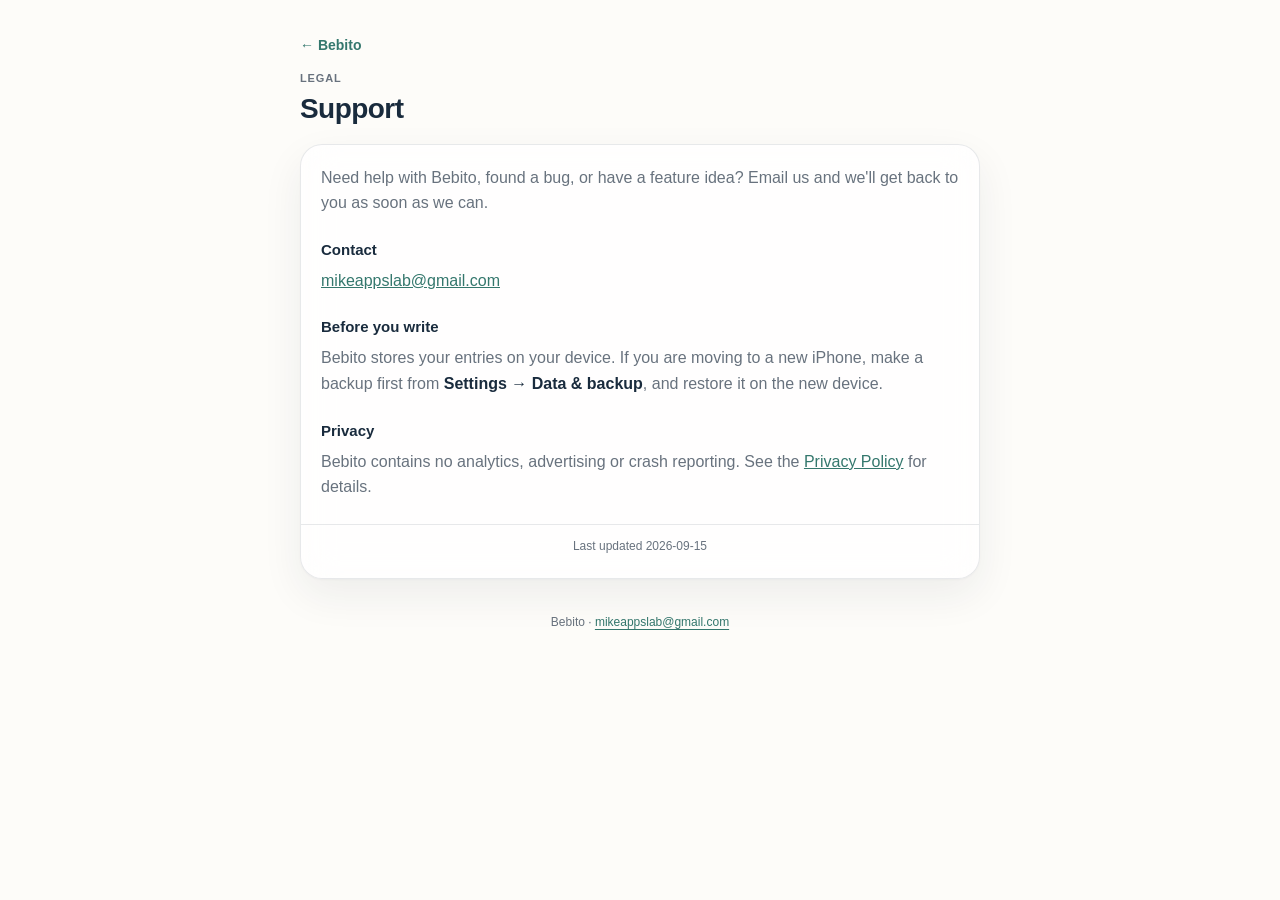
<file: support/index.html>
<!doctype html>
<html lang="en">
<head>
<meta charset="utf-8" />
<meta name="viewport" content="width=device-width, initial-scale=1" />
<title>Support — Bebito</title>
<meta name="description" content="Support and contact information for the Bebito app." />
<meta property="og:title" content="Support — Bebito" />
<meta property="og:description" content="Support and contact information for the Bebito app." />
<meta property="og:type" content="website" />
<meta name="twitter:card" content="summary" />
<link rel="icon" type="image/png" href="../favicon.png" />
<link rel="apple-touch-icon" href="../apple-touch-icon.png" />
<link rel="stylesheet" href="../style.css" />
</head>
<body>
<div class="wrap">
<a class="back" href="../">&larr; Bebito</a>
<header class="page-header">
  <p class="eyebrow">Legal</p>
  <h1>Support</h1>
</header>
<section class="card">
  <div class="body">
    <p>Need help with Bebito, found a bug, or have a feature idea? Email us and we'll get back to you as soon as we can.</p>
    <h2>Contact</h2>
    <p><a href="mailto:mikeappslab@gmail.com">mikeappslab@gmail.com</a></p>
    <h2>Before you write</h2>
    <p>Bebito stores your entries on your device. If you are moving to a new iPhone, make a backup first from <strong>Settings &rarr; Data &amp; backup</strong>, and restore it on the new device.</p>
    <h2>Privacy</h2>
    <p>Bebito contains no analytics, advertising or crash reporting. See the <a href="../privacy/">Privacy Policy</a> for details.</p>
  </div>
  <p class="updated">Last updated 2026-09-15</p>
</section>
<footer>Bebito · <a href="mailto:mikeappslab@gmail.com">mikeappslab@gmail.com</a></footer>
</div>
</body>
</html>
</file>
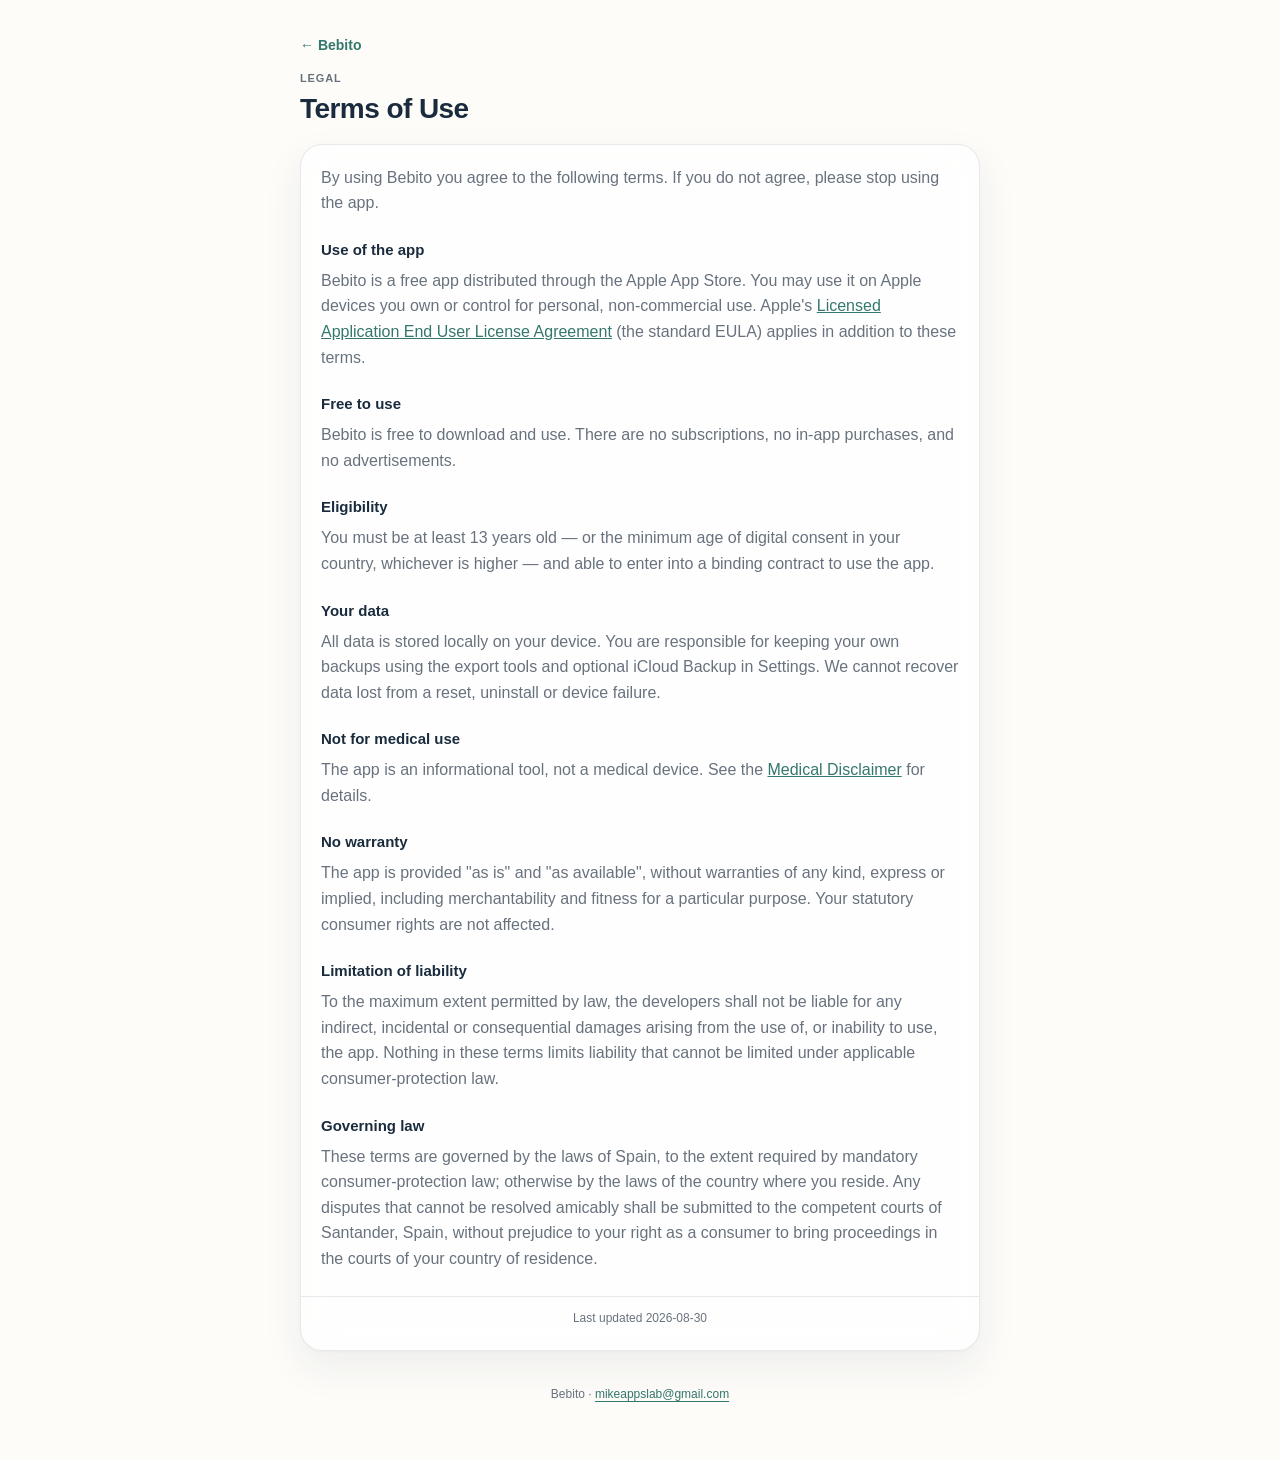
<file: terms/index.html>
<!doctype html>
<html lang="en">
<head>
<meta charset="utf-8" />
<meta name="viewport" content="width=device-width, initial-scale=1" />
<title>Terms of Use — Bebito</title>
<meta name="description" content="Terms of use for the Bebito app." />
<meta property="og:title" content="Terms of Use — Bebito" />
<meta property="og:description" content="Terms of use for the Bebito app." />
<meta property="og:type" content="website" />
<meta name="twitter:card" content="summary" />
<link rel="icon" type="image/png" href="../favicon.png" />
<link rel="apple-touch-icon" href="../apple-touch-icon.png" />
<link rel="stylesheet" href="../style.css" />
</head>
<body>
<div class="wrap">
<a class="back" href="../">&larr; Bebito</a>
<header class="page-header">
  <p class="eyebrow">Legal</p>
  <h1>Terms of Use</h1>
</header>
<section class="card">
  <div class="body">
    <p>By using Bebito you agree to the following terms. If you do not agree, please stop using the app.</p>
    <h2>Use of the app</h2>
    <p>Bebito is a free app distributed through the Apple App Store. You may use it on Apple devices you own or control for personal, non-commercial use. Apple's <a href="https://www.apple.com/legal/internet-services/itunes/dev/stdeula/" target="_blank" rel="noreferrer noopener">Licensed Application End User License Agreement</a> (the standard EULA) applies in addition to these terms.</p>
    <h2>Free to use</h2>
    <p>Bebito is free to download and use. There are no subscriptions, no in-app purchases, and no advertisements.</p>
    <h2>Eligibility</h2>
    <p>You must be at least 13 years old — or the minimum age of digital consent in your country, whichever is higher — and able to enter into a binding contract to use the app.</p>
    <h2>Your data</h2>
    <p>All data is stored locally on your device. You are responsible for keeping your own backups using the export tools and optional iCloud Backup in Settings. We cannot recover data lost from a reset, uninstall or device failure.</p>
    <h2>Not for medical use</h2>
    <p>The app is an informational tool, not a medical device. See the <a href="../disclaimer/">Medical Disclaimer</a> for details.</p>
    <h2>No warranty</h2>
    <p>The app is provided "as is" and "as available", without warranties of any kind, express or implied, including merchantability and fitness for a particular purpose. Your statutory consumer rights are not affected.</p>
    <h2>Limitation of liability</h2>
    <p>To the maximum extent permitted by law, the developers shall not be liable for any indirect, incidental or consequential damages arising from the use of, or inability to use, the app. Nothing in these terms limits liability that cannot be limited under applicable consumer-protection law.</p>
    <h2>Governing law</h2>
    <p>These terms are governed by the laws of Spain, to the extent required by mandatory consumer-protection law; otherwise by the laws of the country where you reside. Any disputes that cannot be resolved amicably shall be submitted to the competent courts of Santander, Spain, without prejudice to your right as a consumer to bring proceedings in the courts of your country of residence.</p>
  </div>
  <p class="updated">Last updated 2026-08-30</p>
</section>
<footer>Bebito · <a href="mailto:mikeappslab@gmail.com">mikeappslab@gmail.com</a></footer>
</div>
</body>
</html>
</file>
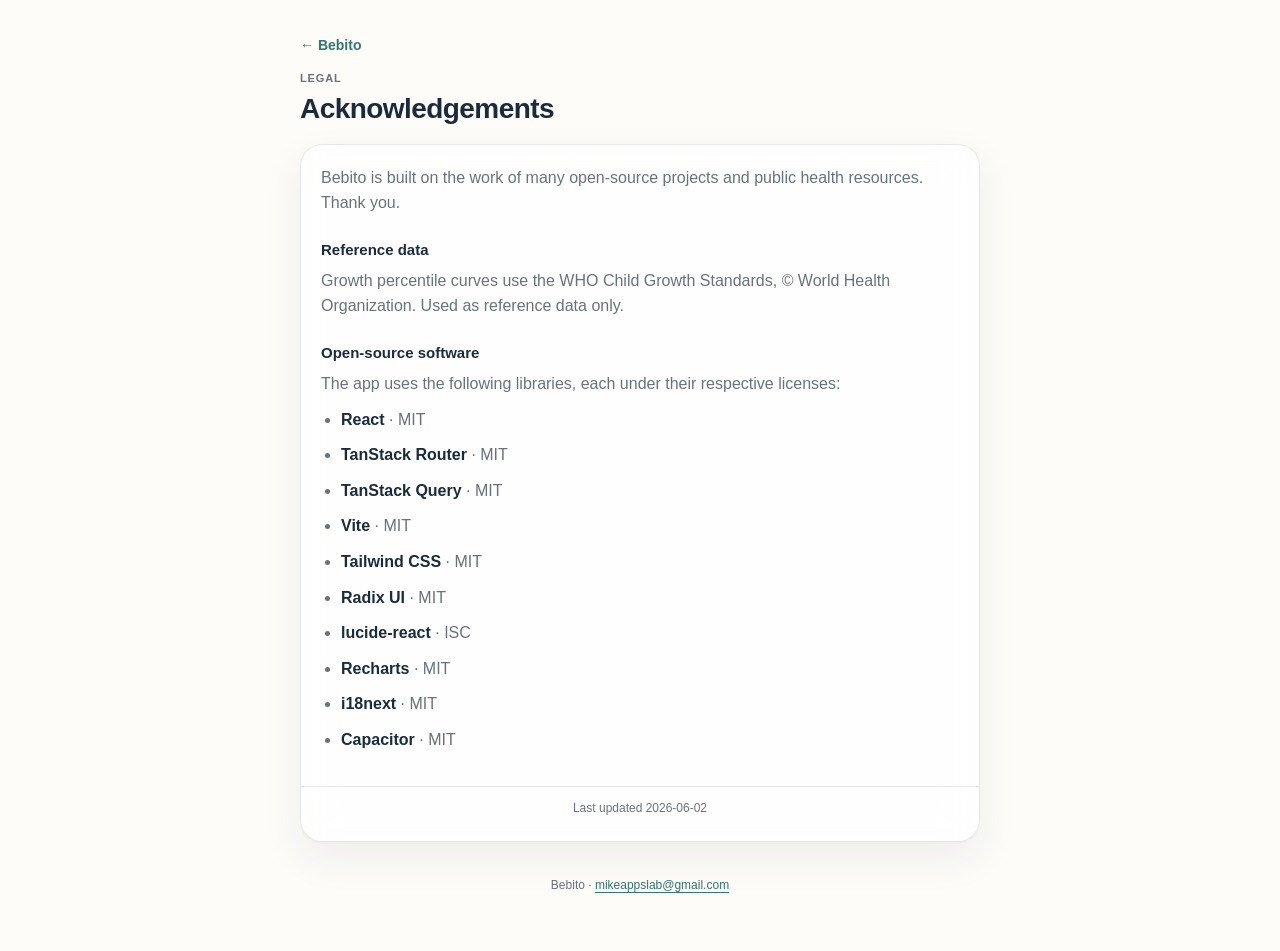
<file: acknowledgements.html>
<!doctype html>
<html lang="en">
<head>
<meta charset="utf-8" />
<meta http-equiv="refresh" content="0; url=acknowledgements/" />
<link rel="canonical" href="acknowledgements/" />
<title>Redirecting…</title>
</head>
<body>
<p>This page has moved to <a href="acknowledgements/">acknowledgements/</a>.</p>
</body>
</html>
</file>
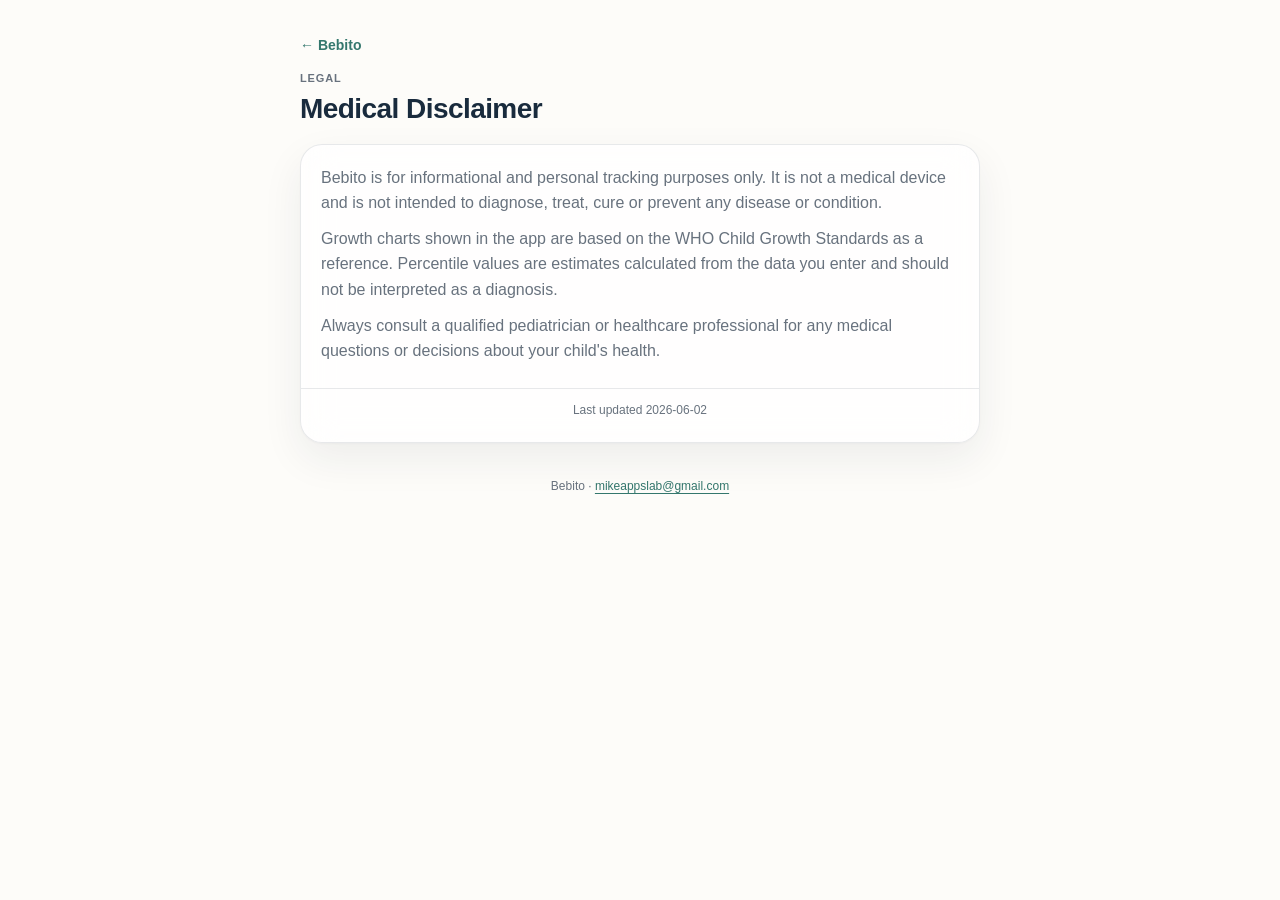
<file: disclaimer.html>
<!doctype html>
<html lang="en">
<head>
<meta charset="utf-8" />
<meta http-equiv="refresh" content="0; url=disclaimer/" />
<link rel="canonical" href="disclaimer/" />
<title>Redirecting…</title>
</head>
<body>
<p>This page has moved to <a href="disclaimer/">disclaimer/</a>.</p>
</body>
</html>
</file>
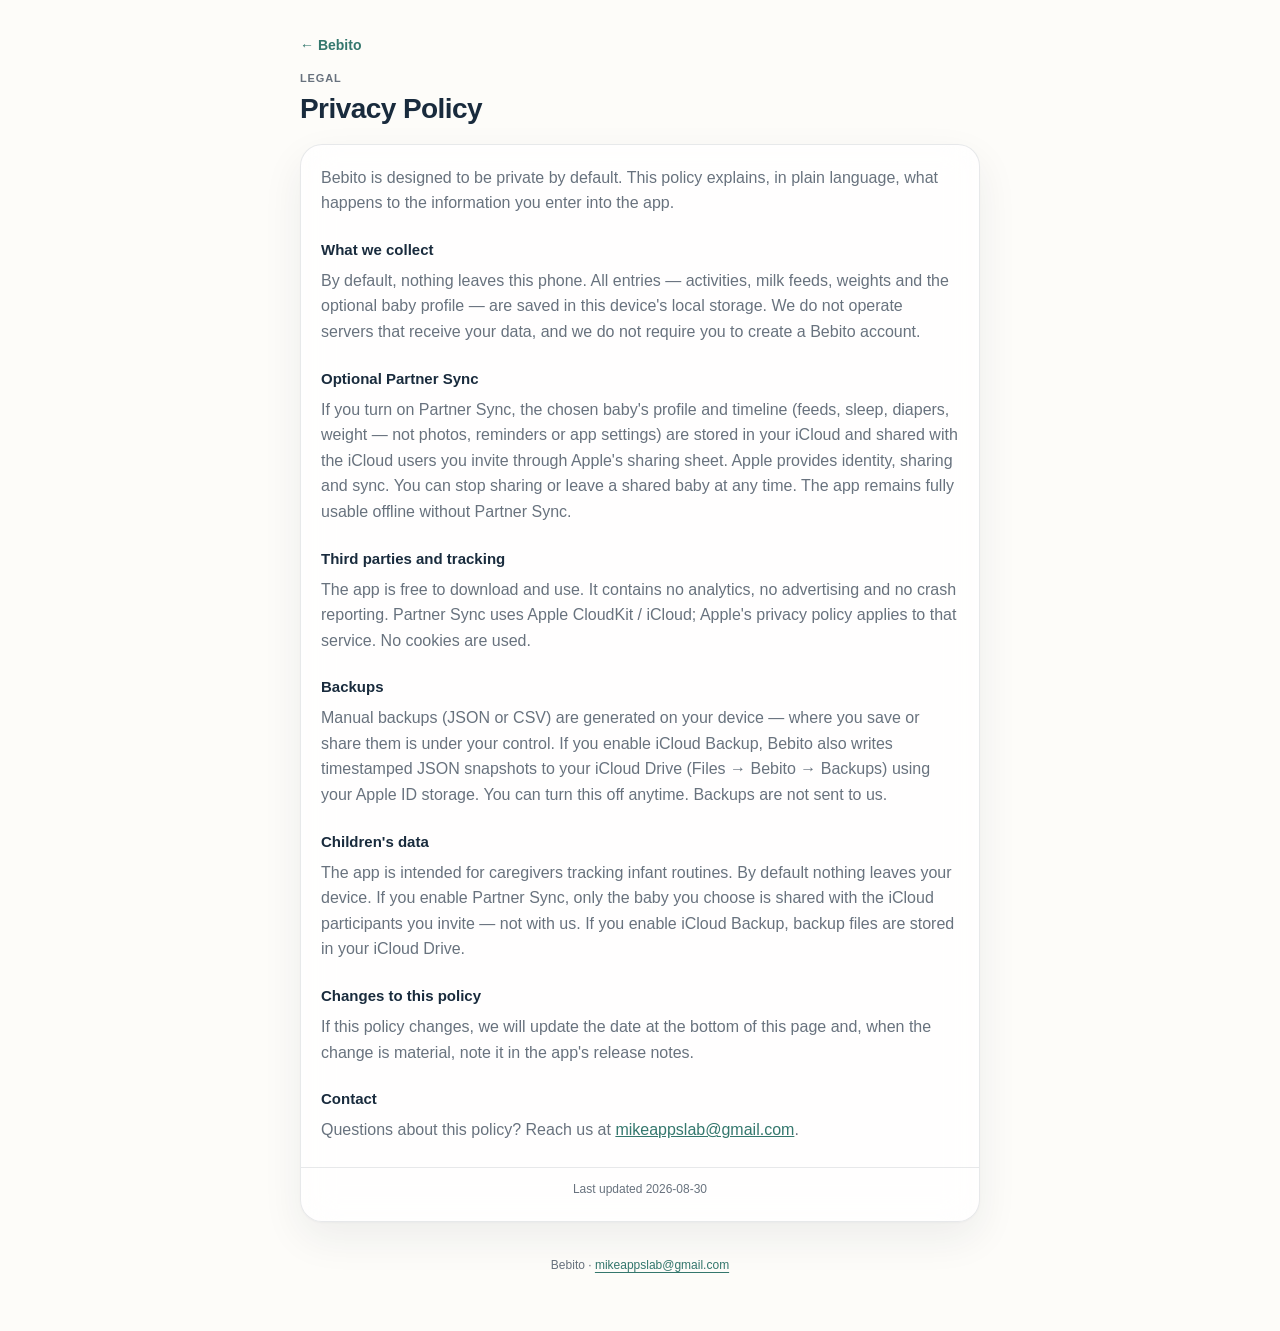
<file: privacy.html>
<!doctype html>
<html lang="en">
<head>
<meta charset="utf-8" />
<meta http-equiv="refresh" content="0; url=privacy/" />
<link rel="canonical" href="privacy/" />
<title>Redirecting…</title>
</head>
<body>
<p>This page has moved to <a href="privacy/">privacy/</a>.</p>
</body>
</html>
</file>
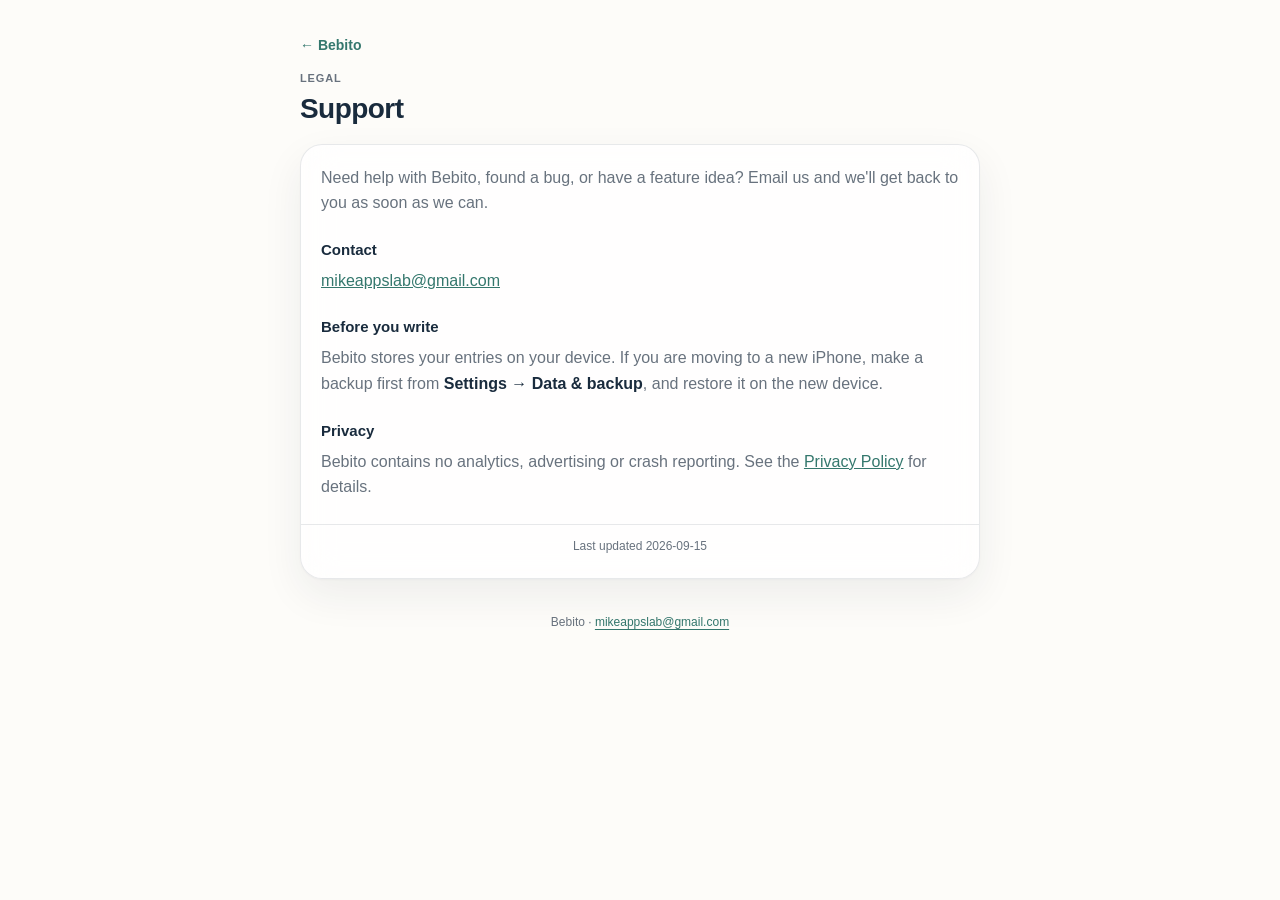
<file: support.html>
<!doctype html>
<html lang="en">
<head>
<meta charset="utf-8" />
<meta http-equiv="refresh" content="0; url=support/" />
<link rel="canonical" href="support/" />
<title>Redirecting…</title>
</head>
<body>
<p>This page has moved to <a href="support/">support/</a>.</p>
</body>
</html>
</file>
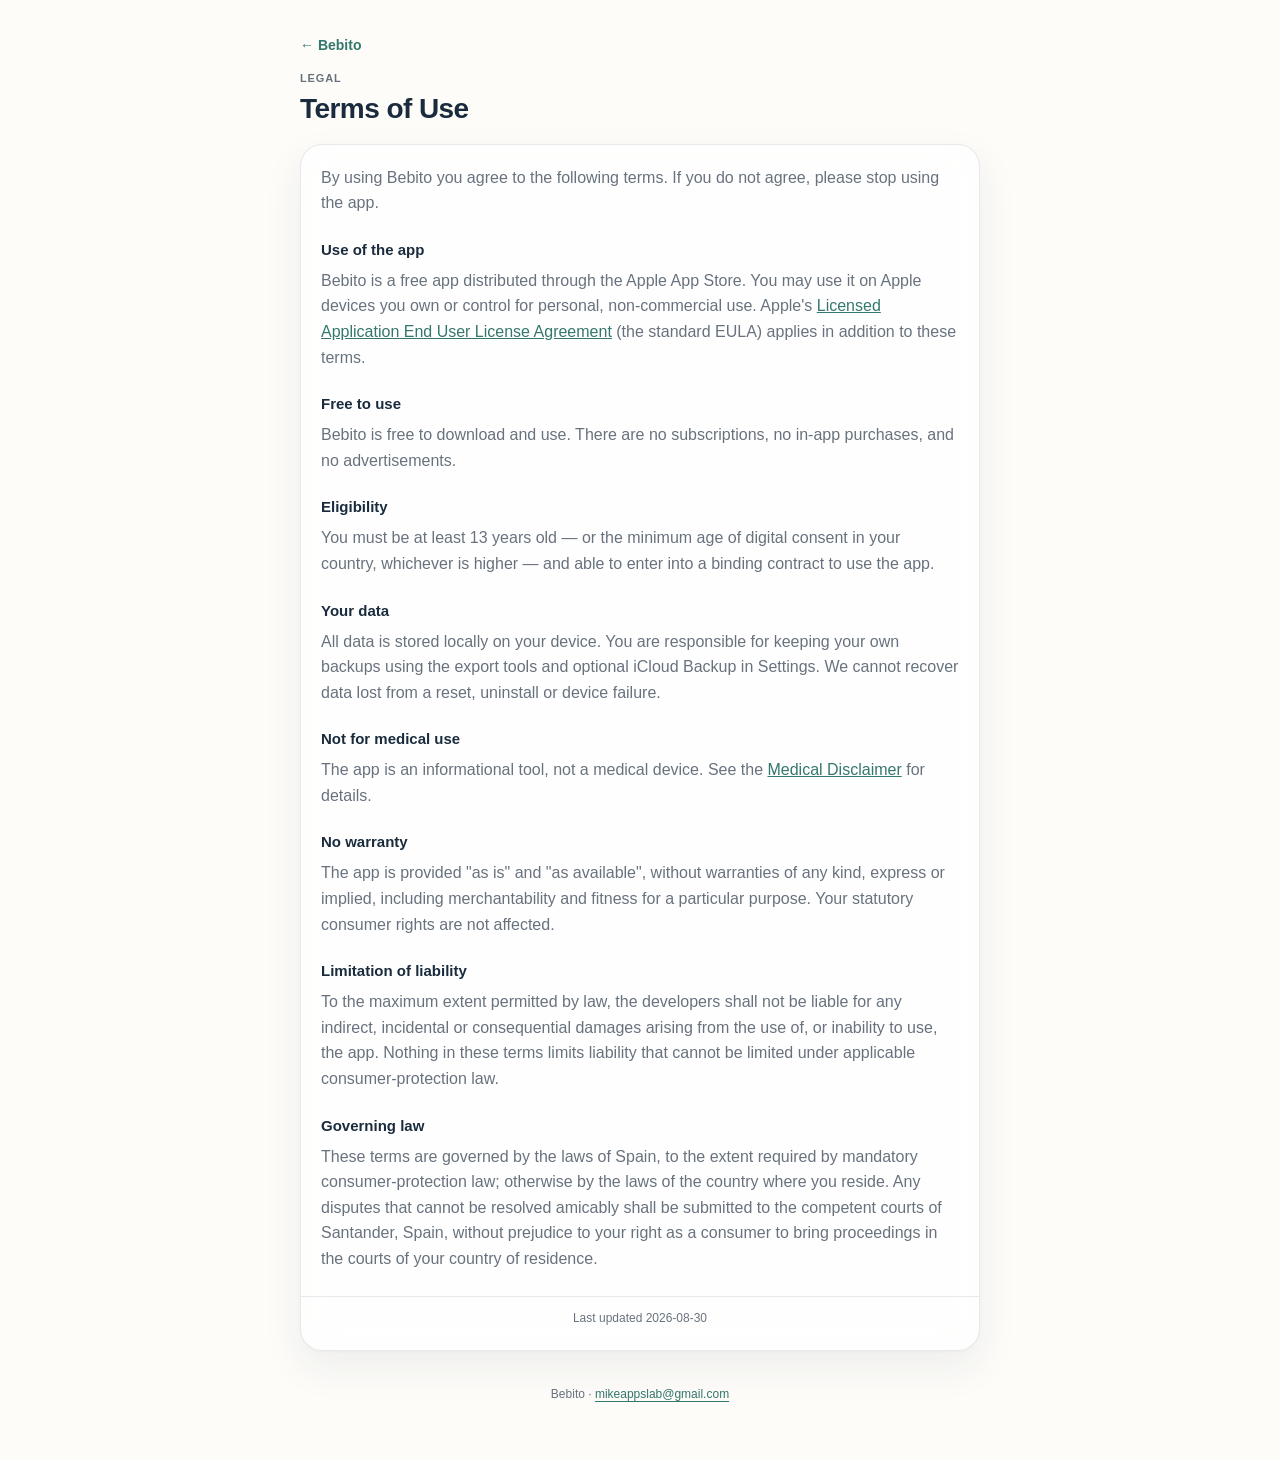
<file: terms.html>
<!doctype html>
<html lang="en">
<head>
<meta charset="utf-8" />
<meta http-equiv="refresh" content="0; url=terms/" />
<link rel="canonical" href="terms/" />
<title>Redirecting…</title>
</head>
<body>
<p>This page has moved to <a href="terms/">terms/</a>.</p>
</body>
</html>
</file>
<file: style.css>
/* Bebito — legal site styles (mirrors the app's iOS-style design) */

@font-face {
  font-family: "Baloo 2";
  src: url("baloo-2-700.ttf") format("truetype");
  font-style: normal;
  font-weight: 700;
  font-display: swap;
}

:root {
  color-scheme: light dark;
  --background: #fdfcf9;
  --foreground: #192b3d;
  --card: rgba(255, 255, 255, 0.72);
  --card-solid: #ffffff;
  --muted: #68727e;
  --border: rgba(25, 43, 61, 0.1);
  --primary: #34776d;
  --primary-soft: rgba(152, 211, 194, 0.16);
  --shadow: 0 1px 2px rgba(25, 43, 61, 0.03), 0 16px 42px rgba(25, 43, 61, 0.07);
  --radius: 22px;
}

@media (prefers-color-scheme: dark) {
  :root {
    --background: #0f1211;
    --foreground: #f3f1eb;
    --card: rgba(31, 35, 33, 0.78);
    --card-solid: #1f2321;
    --muted: #a8afa9;
    --border: rgba(255, 255, 255, 0.09);
    --primary: #8fd2bf;
    --primary-soft: rgba(143, 210, 191, 0.1);
    --shadow: 0 18px 50px rgba(0, 0, 0, 0.24);
  }
}

* {
  box-sizing: border-box;
}

html {
  -webkit-text-size-adjust: 100%;
}

body {
  margin: 0;
  padding: 32px 16px 56px;
  min-height: 100vh;
  background: var(--background);
  color: var(--foreground);
  font-family: -apple-system, BlinkMacSystemFont, "SF Pro Text", "Segoe UI",
    Roboto, Helvetica, Arial, sans-serif;
  font-size: 16px;
  line-height: 1.6;
}

.wrap {
  max-width: 680px;
  margin: 0 auto;
}

.landing {
  display: grid;
  place-items: center;
  padding-block: clamp(40px, 8vh, 76px);
  background:
    radial-gradient(circle at 18% 8%, rgba(242, 174, 146, 0.09), transparent 30%),
    radial-gradient(circle at 84% 16%, rgba(143, 207, 192, 0.12), transparent 32%),
    var(--background);
}

.landing .wrap {
  width: min(100%, 560px);
}

/* Header */

.site-header {
  text-align: center;
  margin-bottom: 36px;
}

.site-header img {
  width: 112px;
  height: 112px;
  display: block;
  margin: 0 auto 20px;
  border-radius: 25%;
  box-shadow: 0 12px 28px rgba(25, 43, 61, 0.12);
}

.site-header h1 {
  margin: 0;
  font-family: "Baloo 2", -apple-system, BlinkMacSystemFont, sans-serif;
  font-size: 44px;
  font-weight: 700;
  line-height: 1;
  letter-spacing: 0;
}

.site-header p {
  max-width: 390px;
  margin: 12px auto 0;
  color: var(--muted);
  font-size: 16px;
  line-height: 1.55;
}

/* Page header (legal pages) */

.page-header {
  margin-bottom: 18px;
}

.eyebrow {
  margin: 0;
  font-size: 11px;
  font-weight: 700;
  letter-spacing: 0.08em;
  text-transform: uppercase;
  color: var(--muted);
}

.page-header h1 {
  margin: 4px 0 0;
  font-size: 28px;
  letter-spacing: -0.02em;
  line-height: 1.2;
}

.back {
  display: inline-block;
  margin-bottom: 14px;
  color: var(--primary);
  text-decoration: none;
  font-size: 14px;
  font-weight: 600;
}

.back:hover {
  text-decoration: underline;
}

/* Card */

.card {
  background: var(--card);
  border: 1px solid var(--border);
  border-radius: var(--radius);
  box-shadow: var(--shadow);
  overflow: hidden;
  -webkit-backdrop-filter: blur(18px);
  backdrop-filter: blur(18px);
}

.card .body {
  padding: 20px 20px 24px;
}

.card h2 {
  margin: 22px 0 6px;
  font-size: 15px;
  font-weight: 650;
}

.card h2:first-child {
  margin-top: 0;
}

.card p,
.card li {
  color: var(--muted);
  margin: 0 0 10px;
}

.card ul {
  padding-left: 20px;
  margin: 0 0 10px;
}

.card strong {
  color: var(--foreground);
}

a {
  color: var(--primary);
}

.updated {
  margin: 0;
  padding: 12px 16px;
  border-top: 1px solid var(--border);
  text-align: center;
  font-size: 12px;
  color: var(--muted);
}

/* Index list */

.links {
  list-style: none;
  margin: 0;
  padding: 0;
}

.links li + li {
  border-top: 1px solid var(--border);
}

.links a {
  display: flex;
  align-items: center;
  justify-content: space-between;
  gap: 18px;
  min-height: 79px;
  padding: 16px 20px;
  text-decoration: none;
  color: inherit;
}

.links a:focus-visible,
.back:focus-visible,
footer a:focus-visible {
  outline: 3px solid color-mix(in srgb, var(--primary) 42%, transparent);
  outline-offset: -3px;
}

.link-copy {
  min-width: 0;
}

.links .label {
  display: block;
  font-weight: 650;
  font-size: 15px;
  color: var(--foreground);
}

.links .desc {
  display: block;
  font-weight: 400;
  margin-top: 2px;
  font-size: 13px;
  line-height: 1.45;
  color: var(--muted);
}

.links .chev {
  color: var(--muted);
  flex: none;
  font-family: Georgia, serif;
  font-size: 23px;
  line-height: 1;
}

footer {
  margin-top: 34px;
  text-align: center;
  font-size: 12px;
  color: var(--muted);
}

footer p {
  margin: 4px 0;
}

footer a {
  text-underline-offset: 3px;
}

/* Product landing page */

.home {
  display: block;
}

.home .wrap {
  width: min(100%, 640px);
}

.home .site-header .tagline {
  max-width: 440px;
  font-size: 17px;
}

.store-badge {
  display: inline-block;
  margin-top: 22px;
  border-radius: 10px;
}

.site-header .store-badge img {
  display: block;
  width: 150px;
  height: auto;
  margin: 0;
  border-radius: 0;
  box-shadow: none;
}

.store-badge:focus-visible {
  outline: 3px solid color-mix(in srgb, var(--primary) 42%, transparent);
  outline-offset: 3px;
}

.site-header .meta-line {
  margin-top: 10px;
  font-size: 13px;
}

main > * + * {
  margin-top: 30px;
}

.section-title {
  margin: 0 0 10px 4px;
  font-size: 18px;
  font-weight: 650;
  letter-spacing: -0.01em;
  line-height: 1.3;
}

.card h3 {
  margin: 18px 0 4px;
  font-size: 15px;
  font-weight: 650;
  line-height: 1.4;
}

.card h3:first-child {
  margin-top: 0;
}

.card .body > p:last-child {
  margin-bottom: 0;
}

.intro h2 {
  font-size: 17px;
}

.shots {
  display: flex;
  gap: 12px;
  margin-inline: -16px;
  padding: 4px 16px 14px;
  overflow-x: auto;
  scroll-snap-type: x mandatory;
  scroll-padding-inline: 16px;
  -webkit-overflow-scrolling: touch;
}

.shots img {
  flex: none;
  width: 172px;
  height: auto;
  border-radius: 20px;
  border: 1px solid var(--border);
  box-shadow: var(--shadow);
  scroll-snap-align: start;
}

blockquote {
  margin: 0;
}

blockquote p {
  color: var(--foreground);
  font-size: 16px;
  font-style: italic;
}

blockquote footer {
  margin-top: 6px;
  text-align: left;
  font-size: 13px;
}

@media (max-width: 480px) {
  body {
    padding-inline: 14px;
  }

  .landing {
    place-items: start center;
    padding-top: 36px;
  }

  .site-header {
    margin-bottom: 28px;
  }

  .site-header img {
    width: 96px;
    height: 96px;
    margin-bottom: 18px;
  }

  .site-header h1 {
    font-size: 40px;
  }

  .links a {
    min-height: 74px;
    padding: 14px 16px;
  }
}

@media (prefers-color-scheme: dark) {
  .landing {
    background:
      radial-gradient(circle at 18% 8%, rgba(242, 174, 146, 0.05), transparent 28%),
      radial-gradient(circle at 84% 16%, rgba(143, 207, 192, 0.08), transparent 30%),
      var(--background);
  }

  .site-header img {
    box-shadow: 0 14px 34px rgba(0, 0, 0, 0.34);
  }
}

@media (prefers-reduced-motion: reduce) {
  .links a,
  .links .chev {
    transition: none;
  }
}
</file>
